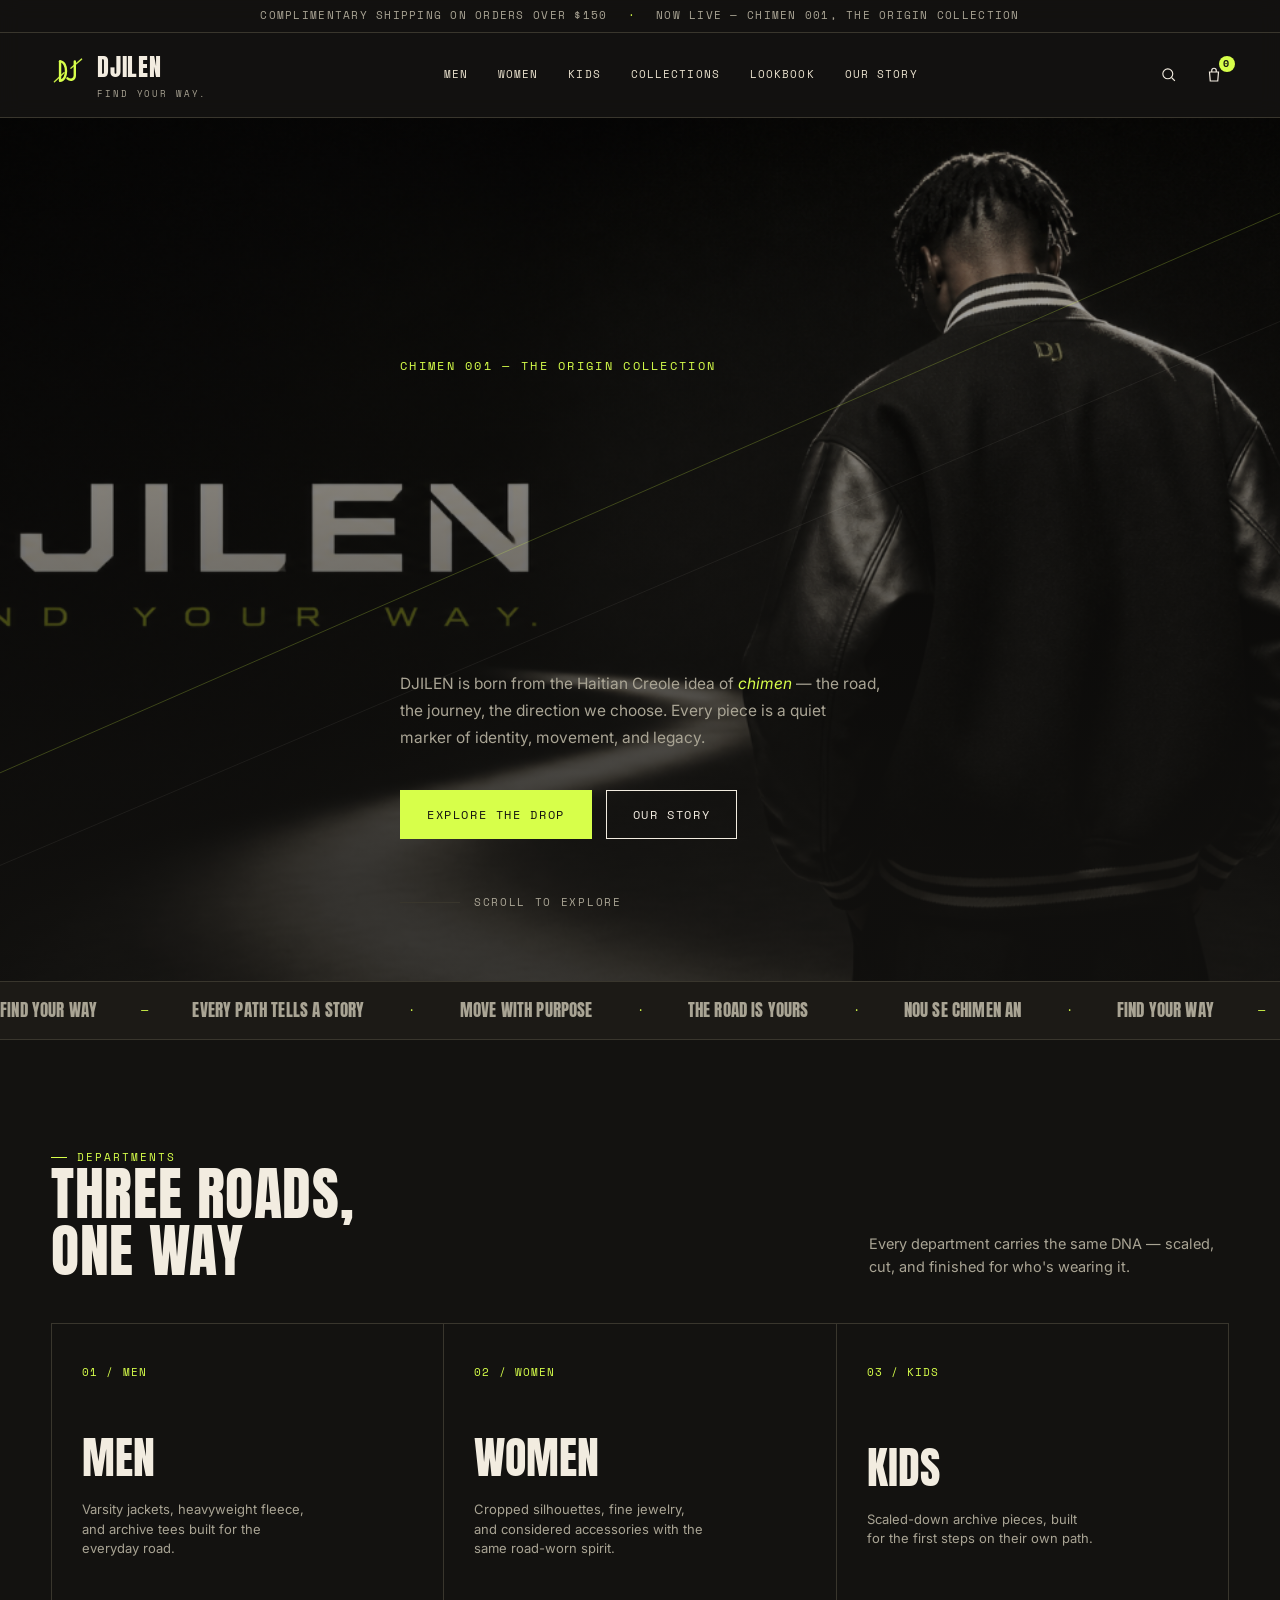
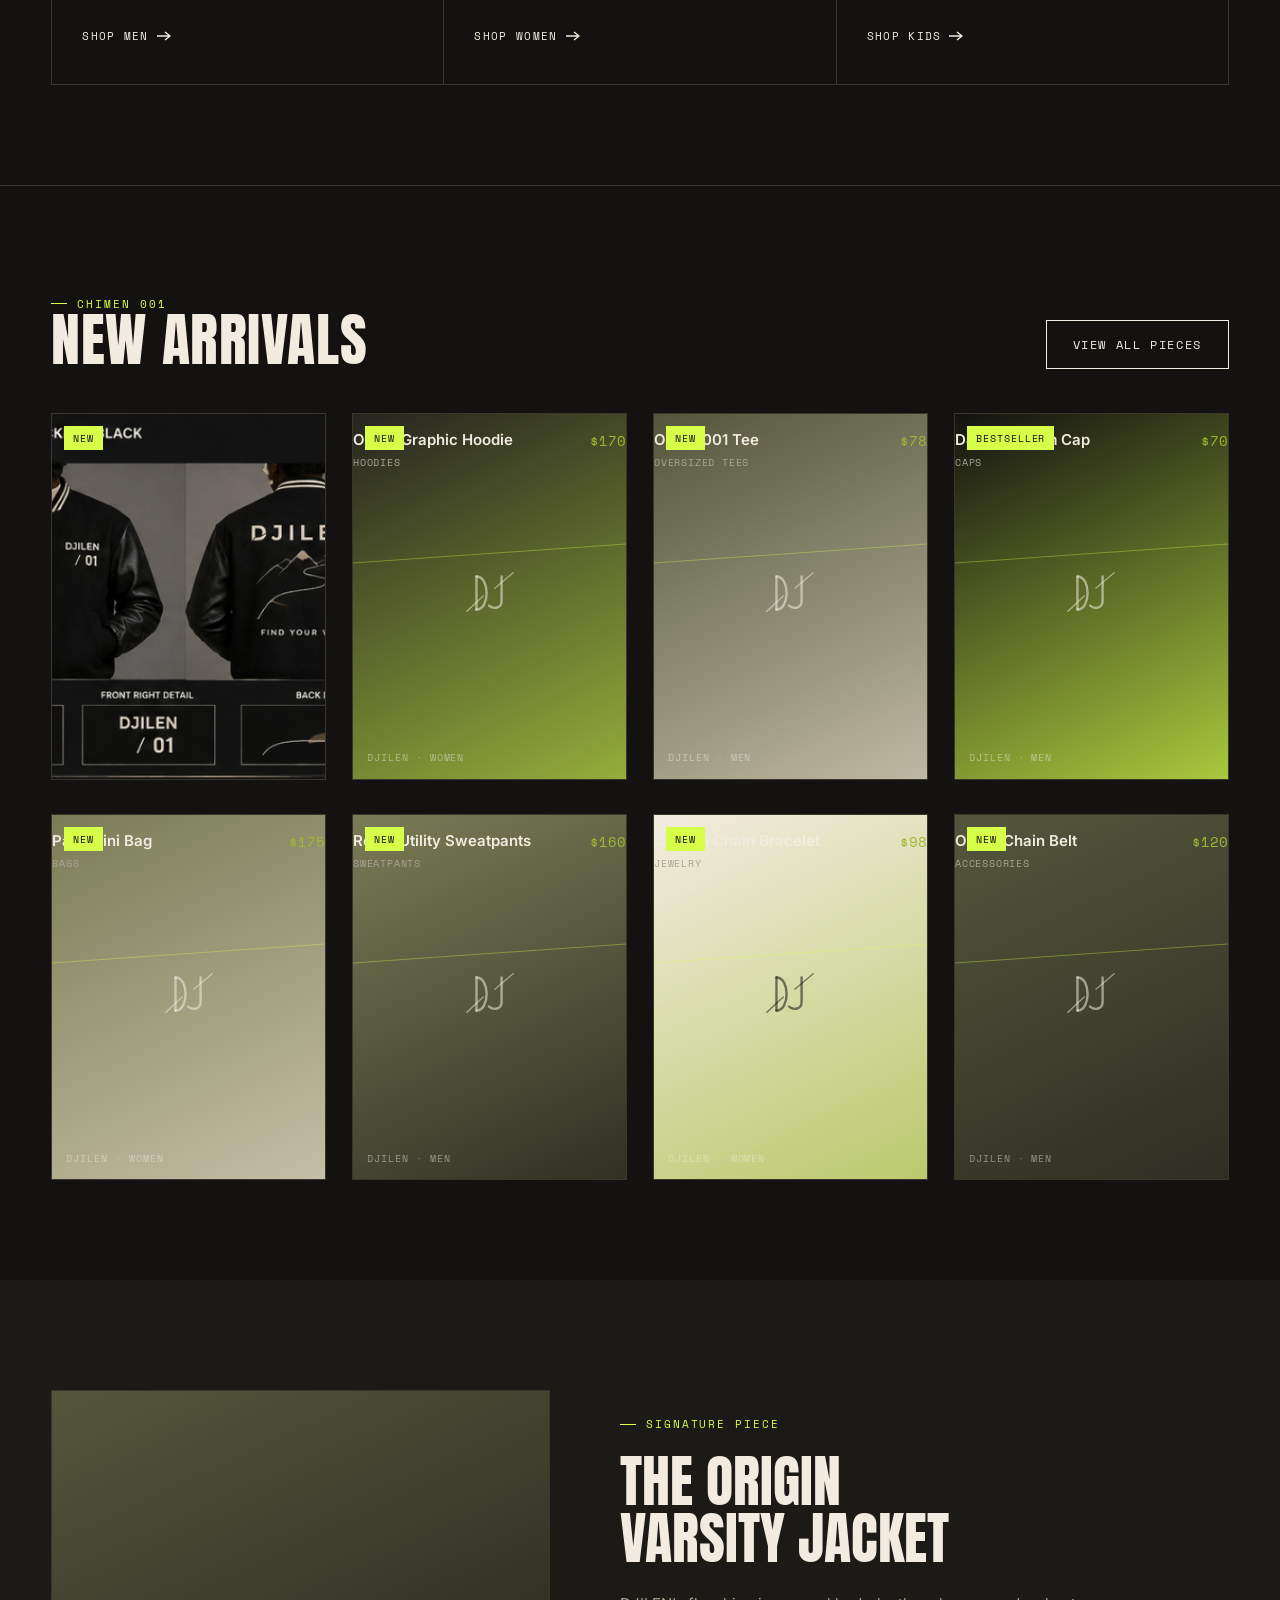
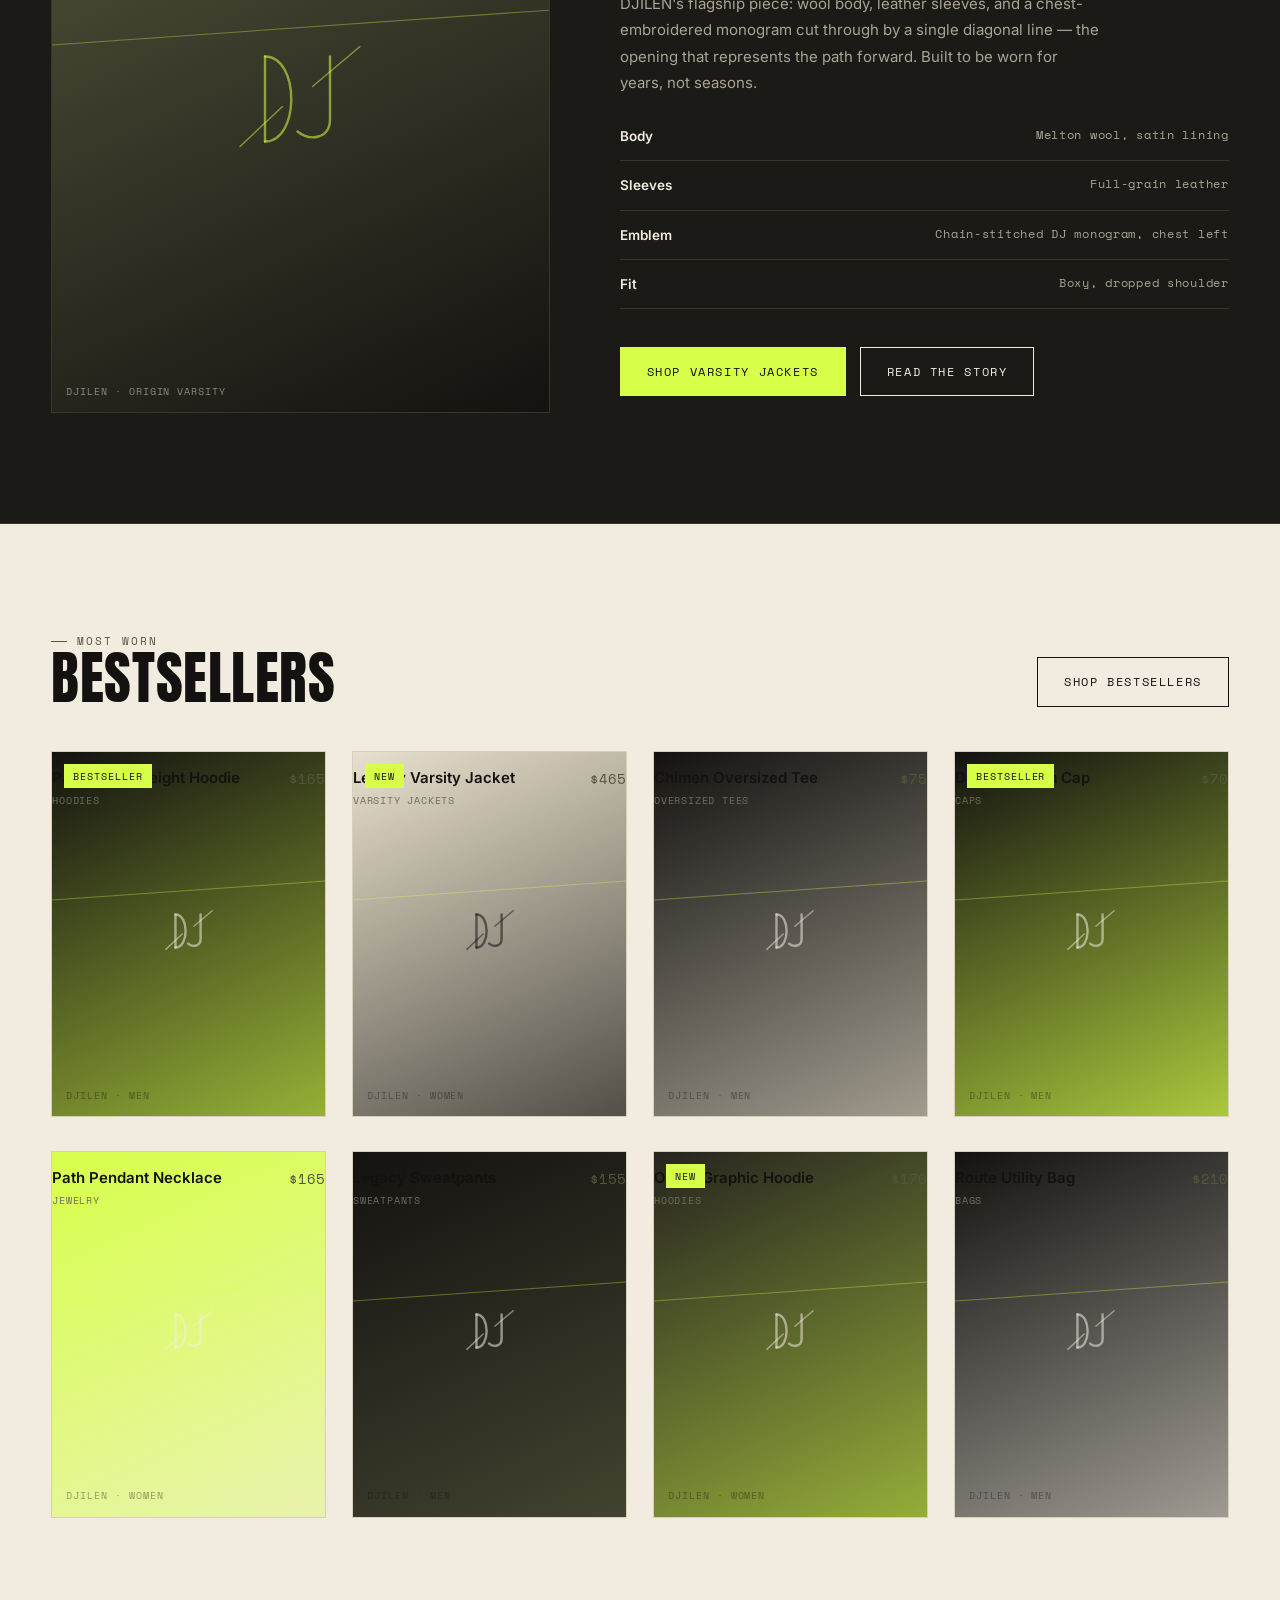
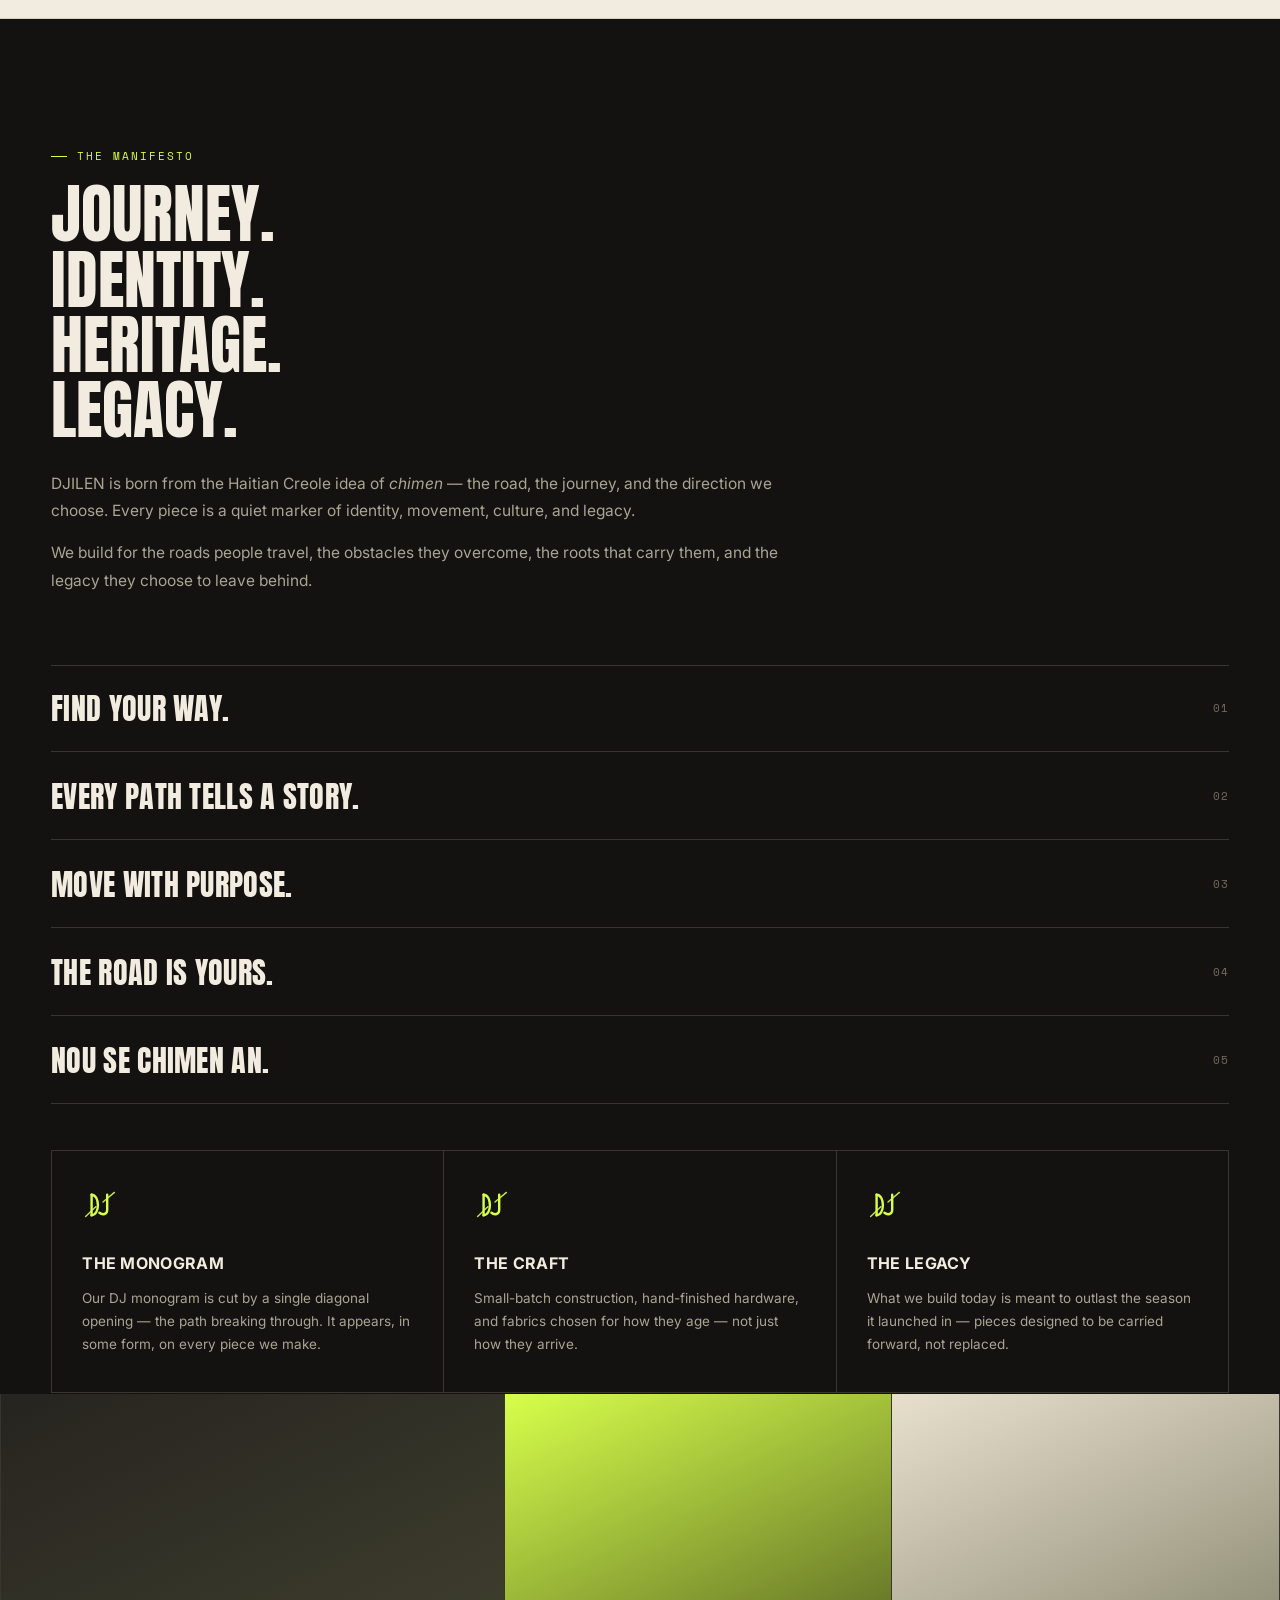
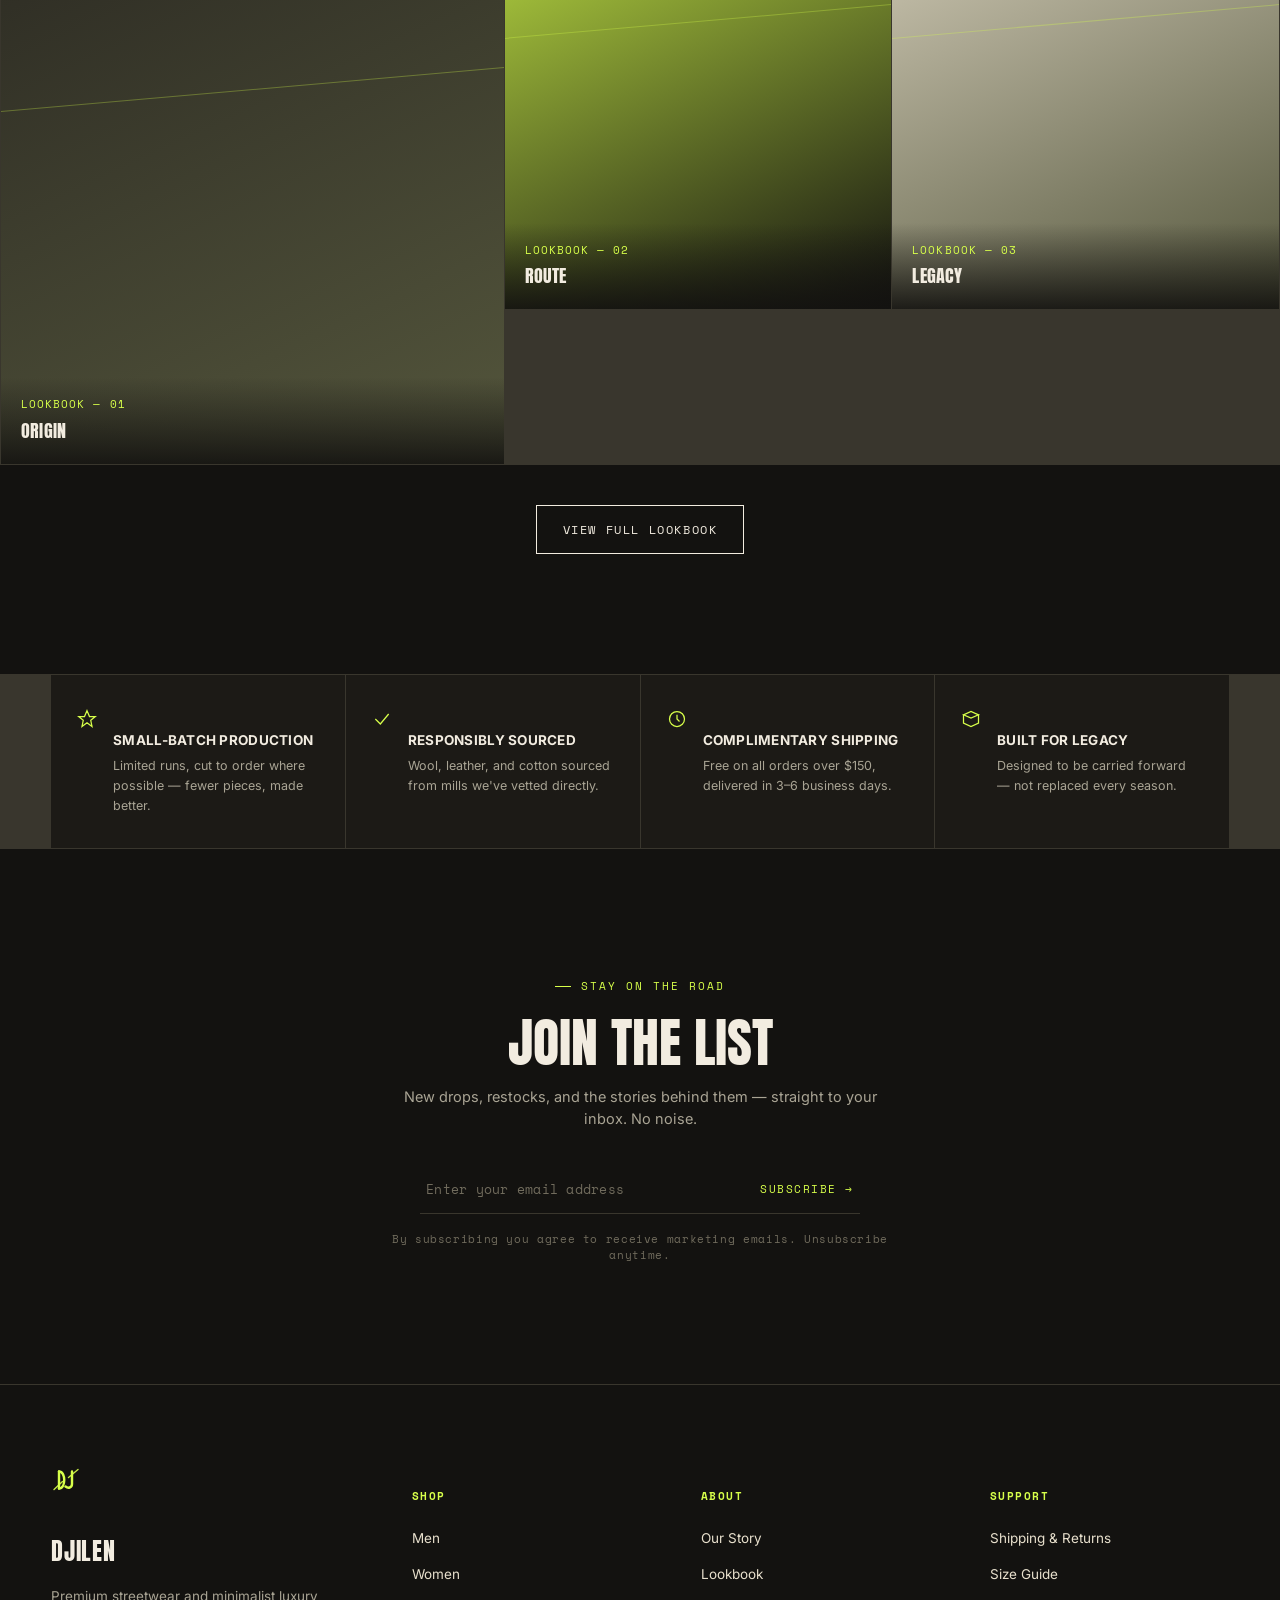
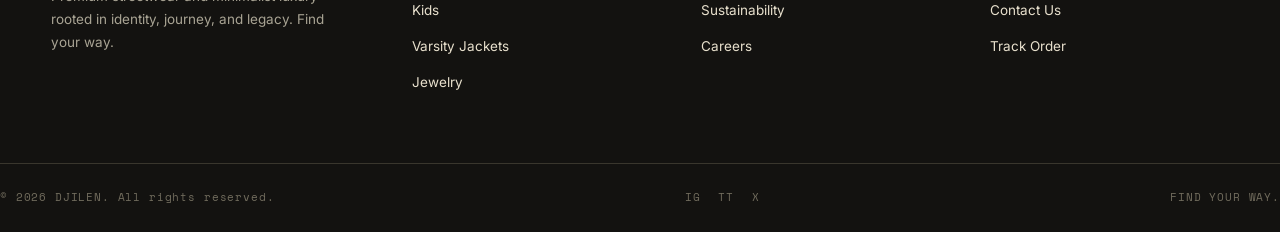
<file: index.html>
<!DOCTYPE html>
<html lang="en">
<head>
<meta charset="UTF-8">
<meta name="viewport" content="width=device-width, initial-scale=1.0">
<title>DJILEN — Find Your Way. | CHIMEN 001, The Origin Collection</title>
<meta name="description" content="DJILEN is a premium streetwear and minimalist luxury brand rooted in the Haitian Creole idea of chimen — the path. Shop CHIMEN 001, The Origin Collection: varsity jackets, hoodies, oversized tees, and more for Men, Women, and Kids.">
<link rel="icon" href="assets/img/favicon.svg" type="image/svg+xml">
<link rel="stylesheet" href="assets/css/style.css">
</head>
<body>

<!-- ============ HEADER ============ -->
<header class="site-header">
  <div class="header-strip">
    <div class="wrap">
      <span>COMPLIMENTARY SHIPPING ON ORDERS OVER $150</span>
      <span class="accent">&nbsp;&middot;&nbsp;</span>
      <span>NOW LIVE — CHIMEN 001, THE ORIGIN COLLECTION</span>
    </div>
  </div>
  <div class="wrap header-bar">
    <a href="index.html" class="brand">
      <span data-mark="34"></span>
      <span>DJILEN<small>Find Your Way.</small></span>
    </a>
    <nav class="main-nav">
      <a href="shop.html?dept=men" data-page="shop.html">Men</a>
      <a href="shop.html?dept=women" data-page="shop.html">Women</a>
      <a href="shop.html?dept=kids" data-page="shop.html">Kids</a>
      <a href="shop.html" data-page="shop.html">Collections</a>
      <a href="lookbook.html" data-page="lookbook.html">Lookbook</a>
      <a href="about.html" data-page="about.html">Our Story</a>
    </nav>
    <div class="header-actions">
      <button class="icon-btn" data-search-open aria-label="Search">
        <svg width="17" height="17" viewBox="0 0 24 24" fill="none" stroke="currentColor" stroke-width="1.6"><circle cx="11" cy="11" r="7"/><line x1="21" y1="21" x2="16.6" y2="16.6"/></svg>
      </button>
      <button class="icon-btn" data-cart-open aria-label="Open shopping bag">
        <svg width="18" height="18" viewBox="0 0 24 24" fill="none" stroke="currentColor" stroke-width="1.6"><path d="M6 8h12l-1 12H7L6 8z"/><path d="M9 8V6a3 3 0 016 0v2"/></svg>
        <span class="cart-count">0</span>
      </button>
      <button class="burger" aria-label="Open menu"><span></span><span></span><span></span></button>
    </div>
  </div>
</header>

<!-- ============ SEARCH OVERLAY ============ -->
<div class="search-panel">
  <div>
    <form onsubmit="return false;">
      <svg width="24" height="24" viewBox="0 0 24 24" fill="none" stroke="currentColor" stroke-width="1.6"><circle cx="11" cy="11" r="7"/><line x1="21" y1="21" x2="16.6" y2="16.6"/></svg>
      <input type="text" placeholder="Search the collection" autocomplete="off">
      <button type="button" class="search-close" aria-label="Close search">&times;</button>
    </form>
    <div class="search-results"></div>
  </div>
</div>

<!-- ============ HERO — full-screen editorial ============ -->
<section class="hero">
  <div class="hero-bg"></div>
  <svg class="hero-diagonal" viewBox="0 0 1400 900" preserveAspectRatio="none" xmlns="http://www.w3.org/2000/svg">
    <line x1="-100" y1="760" x2="1500" y2="60" stroke="#d7ff4a" stroke-width="1" opacity="0.28"/>
    <line x1="-100" y1="860" x2="1500" y2="180" stroke="#f2ece0" stroke-width="1" opacity="0.08"/>
  </svg>
  <div class="wrap hero-inner">
    <div class="hero-collection">CHIMEN 001 &mdash; THE ORIGIN COLLECTION</div>
    <h1>   <br>    <br>    </h1>
    <p class="hero-sub">DJILEN is born from the Haitian Creole idea of <em style="font-style:italic;color:var(--lime);">chimen</em> &mdash; the road, the journey, the direction we choose. Every piece is a quiet marker of identity, movement, and legacy.</p>
    <div class="hero-cta">
      <a href="shop.html" class="btn btn-solid">Explore the Drop</a>
      <a href="about.html" class="btn">Our Story</a>
    </div>
    <div class="hero-scroll"><span class="line"></span> SCROLL TO EXPLORE</div>
  </div>
</section>

<!-- ============ MARQUEE ============ -->
<div class="marquee">
  <div class="marquee-track">
    <span>FIND YOUR WAY <i>&mdash;</i></span>
    <span>EVERY PATH TELLS A STORY <i>&middot;</i></span>
    <span>MOVE WITH PURPOSE <i>&middot;</i></span>
    <span>THE ROAD IS YOURS <i>&middot;</i></span>
    <span>NOU SE CHIMEN AN <i>&middot;</i></span>
    <span>FIND YOUR WAY <i>&mdash;</i></span>
    <span>EVERY PATH TELLS A STORY <i>&middot;</i></span>
    <span>MOVE WITH PURPOSE <i>&middot;</i></span>
    <span>THE ROAD IS YOURS <i>&middot;</i></span>
    <span>NOU SE CHIMEN AN <i>&middot;</i></span>
  </div>
</div>

<!-- ============ CATEGORY BAND ============ -->
<section class="cat-band">
  <div class="wrap">
    <div class="section-head">
      <div>
        <div class="eyebrow">DEPARTMENTS</div>
        <h2>Three Roads,<br>One Way</h2>
      </div>
      <p class="desc">Every department carries the same DNA &mdash; scaled, cut, and finished for who's wearing it.</p>
    </div>
    <div class="cat-grid">
      <a class="cat-card" href="shop.html?dept=men">
        <span class="num">01 / MEN</span>
        <div>
          <h3>Men</h3>
          <p>Varsity jackets, heavyweight fleece, and archive tees built for the everyday road.</p>
        </div>
        <span class="go">Shop Men <svg width="14" height="10" viewBox="0 0 14 10" fill="none" stroke="currentColor" stroke-width="1.4"><path d="M0 5h13M8 1l5 4-5 4"/></svg></span>
      </a>
      <a class="cat-card" href="shop.html?dept=women">
        <span class="num">02 / WOMEN</span>
        <div>
          <h3>Women</h3>
          <p>Cropped silhouettes, fine jewelry, and considered accessories with the same road-worn spirit.</p>
        </div>
        <span class="go">Shop Women <svg width="14" height="10" viewBox="0 0 14 10" fill="none" stroke="currentColor" stroke-width="1.4"><path d="M0 5h13M8 1l5 4-5 4"/></svg></span>
      </a>
      <a class="cat-card" href="shop.html?dept=kids">
        <span class="num">03 / KIDS</span>
        <div>
          <h3>Kids</h3>
          <p>Scaled-down archive pieces, built for the first steps on their own path.</p>
        </div>
        <span class="go">Shop Kids <svg width="14" height="10" viewBox="0 0 14 10" fill="none" stroke="currentColor" stroke-width="1.4"><path d="M0 5h13M8 1l5 4-5 4"/></svg></span>
      </a>
    </div>
  </div>
</section>

<!-- ============ NEW ARRIVALS ============ -->
<section class="shop-band">
  <div class="wrap">
    <div class="section-head">
      <div>
        <div class="eyebrow">CHIMEN 001</div>
        <h2>New Arrivals</h2>
      </div>
      <a href="shop.html" class="btn">View All Pieces</a>
    </div>
    <div class="product-grid" id="new-arrivals-grid"></div>
  </div>
</section>

<!-- ============ VARSITY SPOTLIGHT ============ -->
<section class="spotlight">
  <div class="wrap spotlight-grid">
    <div class="spotlight-media" style="background:linear-gradient(155deg,#54563c 0%, #131210 100%)">
      <div class="swatch" style="position:absolute; inset:0; display:flex; align-items:center; justify-content:center;">
        <span data-mark="150" data-mark-color="rgba(215,255,74,.55)"></span>
      </div>
      <span class="swatch-label">DJILEN &middot; ORIGIN VARSITY</span>
    </div>
    <div class="spotlight-copy">
      <div class="eyebrow">SIGNATURE PIECE</div>
      <h2>The Origin<br>Varsity Jacket</h2>
      <p>DJILEN's flagship piece: wool body, leather sleeves, and a chest-embroidered monogram cut through by a single diagonal line &mdash; the opening that represents the path forward. Built to be worn for years, not seasons.</p>
      <ul class="spotlight-list">
        <li><b>Body</b> <span>Melton wool, satin lining</span></li>
        <li><b>Sleeves</b> <span>Full-grain leather</span></li>
        <li><b>Emblem</b> <span>Chain-stitched DJ monogram, chest left</span></li>
        <li><b>Fit</b> <span>Boxy, dropped shoulder</span></li>
      </ul>
      <div class="hero-cta">
        <a href="shop.html?type=varsity-jackets" class="btn btn-solid">Shop Varsity Jackets</a>
        <a href="about.html" class="btn">Read the Story</a>
      </div>
    </div>
  </div>
</section>

<!-- ============ BESTSELLERS ============ -->
<section class="shop-band on-cream">
  <div class="wrap">
    <div class="section-head on-cream">
      <div>
        <div class="eyebrow on-cream">MOST WORN</div>
        <h2>Bestsellers</h2>
      </div>
      <a href="shop.html" class="btn btn-dark">Shop Bestsellers</a>
    </div>
    <div class="product-grid" id="bestsellers-grid"></div>
  </div>
</section>

<!-- ============ BRAND STORY / MANIFESTO ============ -->
<section class="story" id="story">
  <div class="wrap">
    <div class="story-top">
      <div class="eyebrow">THE MANIFESTO</div>
      <h2>Journey.<br>Identity.<br>Heritage.<br>Legacy.</h2>
      <p>DJILEN is born from the Haitian Creole idea of <em style="font-style:italic;">chimen</em> &mdash; the road, the journey, and the direction we choose. Every piece is a quiet marker of identity, movement, culture, and legacy.</p>
      <p>We build for the roads people travel, the obstacles they overcome, the roots that carry them, and the legacy they choose to leave behind.</p>
    </div>

    <div class="manifesto-lines">
      <div class="m-line"><span>Find Your Way.</span><span>01</span></div>
      <div class="m-line"><span>Every Path Tells a Story.</span><span>02</span></div>
      <div class="m-line"><span>Move With Purpose.</span><span>03</span></div>
      <div class="m-line"><span>The Road Is Yours.</span><span>04</span></div>
      <div class="m-line"><span>Nou Se Chimen An.</span><span>05</span></div>
    </div>

    <div class="story-columns">
      <div class="story-col">
        <span data-mark="36"></span>
        <h4>The Monogram</h4>
        <p>Our DJ monogram is cut by a single diagonal opening &mdash; the path breaking through. It appears, in some form, on every piece we make.</p>
      </div>
      <div class="story-col">
        <span data-mark="36"></span>
        <h4>The Craft</h4>
        <p>Small-batch construction, hand-finished hardware, and fabrics chosen for how they age &mdash; not just how they arrive.</p>
      </div>
      <div class="story-col">
        <span data-mark="36"></span>
        <h4>The Legacy</h4>
        <p>What we build today is meant to outlast the season it launched in &mdash; pieces designed to be carried forward, not replaced.</p>
      </div>
    </div>
  </div>

  <div class="lookbook-strip">
    <div class="look-frame" style="background:linear-gradient(155deg,#26241f, #54563c)">
      <div class="look-cap">LOOKBOOK &mdash; 01<span>Origin</span></div>
    </div>
    <div class="look-frame" style="background:linear-gradient(155deg,#d7ff4a, #131210)">
      <div class="look-cap">LOOKBOOK &mdash; 02<span>Route</span></div>
    </div>
    <div class="look-frame" style="background:linear-gradient(155deg,#e8e0cd, #54563c)">
      <div class="look-cap">LOOKBOOK &mdash; 03<span>Legacy</span></div>
    </div>
  </div>
  <div style="text-align:center; margin-top:40px;">
    <a href="lookbook.html" class="btn">View Full Lookbook</a>
  </div>
</section>

<!-- ============ VALUES ============ -->
<section class="values">
  <div class="wrap">
    <div class="value-item">
      <svg width="20" height="20" viewBox="0 0 24 24" fill="none" stroke="currentColor" stroke-width="1.5"><path d="M12 2l3 7h7l-5.5 4.5L18 21l-6-4.5L6 21l1.5-7.5L2 9h7z"/></svg>
      <div><h5>Small-Batch Production</h5><p>Limited runs, cut to order where possible &mdash; fewer pieces, made better.</p></div>
    </div>
    <div class="value-item">
      <svg width="20" height="20" viewBox="0 0 24 24" fill="none" stroke="currentColor" stroke-width="1.5"><path d="M4 12l6 6L20 6"/></svg>
      <div><h5>Responsibly Sourced</h5><p>Wool, leather, and cotton sourced from mills we've vetted directly.</p></div>
    </div>
    <div class="value-item">
      <svg width="20" height="20" viewBox="0 0 24 24" fill="none" stroke="currentColor" stroke-width="1.5"><circle cx="12" cy="12" r="9"/><path d="M12 7v5l3 3"/></svg>
      <div><h5>Complimentary Shipping</h5><p>Free on all orders over $150, delivered in 3&ndash;6 business days.</p></div>
    </div>
    <div class="value-item">
      <svg width="20" height="20" viewBox="0 0 24 24" fill="none" stroke="currentColor" stroke-width="1.5"><path d="M3 7l9-4 9 4-9 4-9-4z"/><path d="M3 7v10l9 4 9-4V7"/></svg>
      <div><h5>Built for Legacy</h5><p>Designed to be carried forward &mdash; not replaced every season.</p></div>
    </div>
  </div>
</section>

<!-- ============ NEWSLETTER ============ -->
<section class="newsletter">
  <div class="wrap newsletter-inner">
    <div class="eyebrow" style="justify-content:center;">STAY ON THE ROAD</div>
    <h2>Join the List</h2>
    <p>New drops, restocks, and the stories behind them &mdash; straight to your inbox. No noise.</p>
    <form class="newsletter-form">
      <input type="email" placeholder="Enter your email address" required>
      <button type="submit">Subscribe &rarr;</button>
    </form>
    <div class="newsletter-success">You're in. Welcome to DJILEN.</div>
    <div class="newsletter-error">Please enter a valid email address.</div>
    <div class="newsletter-note">By subscribing you agree to receive marketing emails. Unsubscribe anytime.</div>
  </div>
</section>

<!-- ============ FOOTER ============ -->
<footer class="site-footer">
  <div class="wrap footer-top">
    <div class="footer-brand">
      <span data-mark="30"></span>
      <div class="brand" style="margin-top:14px;">DJILEN</div>
      <p>Premium streetwear and minimalist luxury rooted in identity, journey, and legacy. Find your way.</p>
    </div>
    <div class="footer-col">
      <h6>Shop</h6>
      <ul>
        <li><a href="shop.html?dept=men">Men</a></li>
        <li><a href="shop.html?dept=women">Women</a></li>
        <li><a href="shop.html?dept=kids">Kids</a></li>
        <li><a href="shop.html?type=varsity-jackets">Varsity Jackets</a></li>
        <li><a href="shop.html?type=jewelry">Jewelry</a></li>
      </ul>
    </div>
    <div class="footer-col">
      <h6>About</h6>
      <ul>
        <li><a href="about.html">Our Story</a></li>
        <li><a href="lookbook.html">Lookbook</a></li>
        <li><a href="#">Sustainability</a></li>
        <li><a href="#">Careers</a></li>
      </ul>
    </div>
    <div class="footer-col">
      <h6>Support</h6>
      <ul>
        <li><a href="#">Shipping &amp; Returns</a></li>
        <li><a href="#">Size Guide</a></li>
        <li><a href="#">Contact Us</a></li>
        <li><a href="#">Track Order</a></li>
      </ul>
    </div>
  </div>
  <div class="wrap footer-bottom">
    <span>&copy; 2026 DJILEN. All rights reserved.</span>
    <div class="footer-socials">
      <a href="#" aria-label="Instagram">IG</a>
      <a href="#" aria-label="TikTok">TT</a>
      <a href="#" aria-label="X">X</a>
    </div>
    <span>FIND YOUR WAY.</span>
  </div>
</footer>

<!-- ============ CART DRAWER ============ -->
<div class="overlay"></div>
<aside class="cart-drawer">
  <div class="cart-head">
    <h3>Your Bag</h3>
    <button class="cart-close" aria-label="Close cart">&times;</button>
  </div>
  <div class="cart-items"></div>
  <div class="cart-foot">
    <div class="cart-subtotal"><span>Subtotal</span><b>$0</b></div>
    <p class="note">Shipping and taxes calculated at checkout. Complimentary shipping over $150.</p>
    <button class="btn btn-solid" data-checkout>Checkout</button>
  </div>
</aside>

<script src="assets/js/products.js"></script>
<script src="assets/js/main.js"></script>
<script src="assets/js/cart.js"></script>
<script>
  document.addEventListener('DOMContentLoaded', () => {
    const newIds  = ['vj-01','hd-04','tee-03','cap-01','bag-03','sp-03','jew-03','acc-02'];
    const bestIds = ['hd-01','vj-02','tee-01','cap-01','jew-01','sp-01','hd-04','bag-01'];
    document.getElementById('new-arrivals-grid').innerHTML =
      newIds.map(id => djilenProductById(id)).filter(Boolean).map(djilenRenderCard).join('');
    document.getElementById('bestsellers-grid').innerHTML =
      bestIds.map(id => djilenProductById(id)).filter(Boolean).map(djilenRenderCard).join('');
  });
</script>
</body>
</html>
</file>
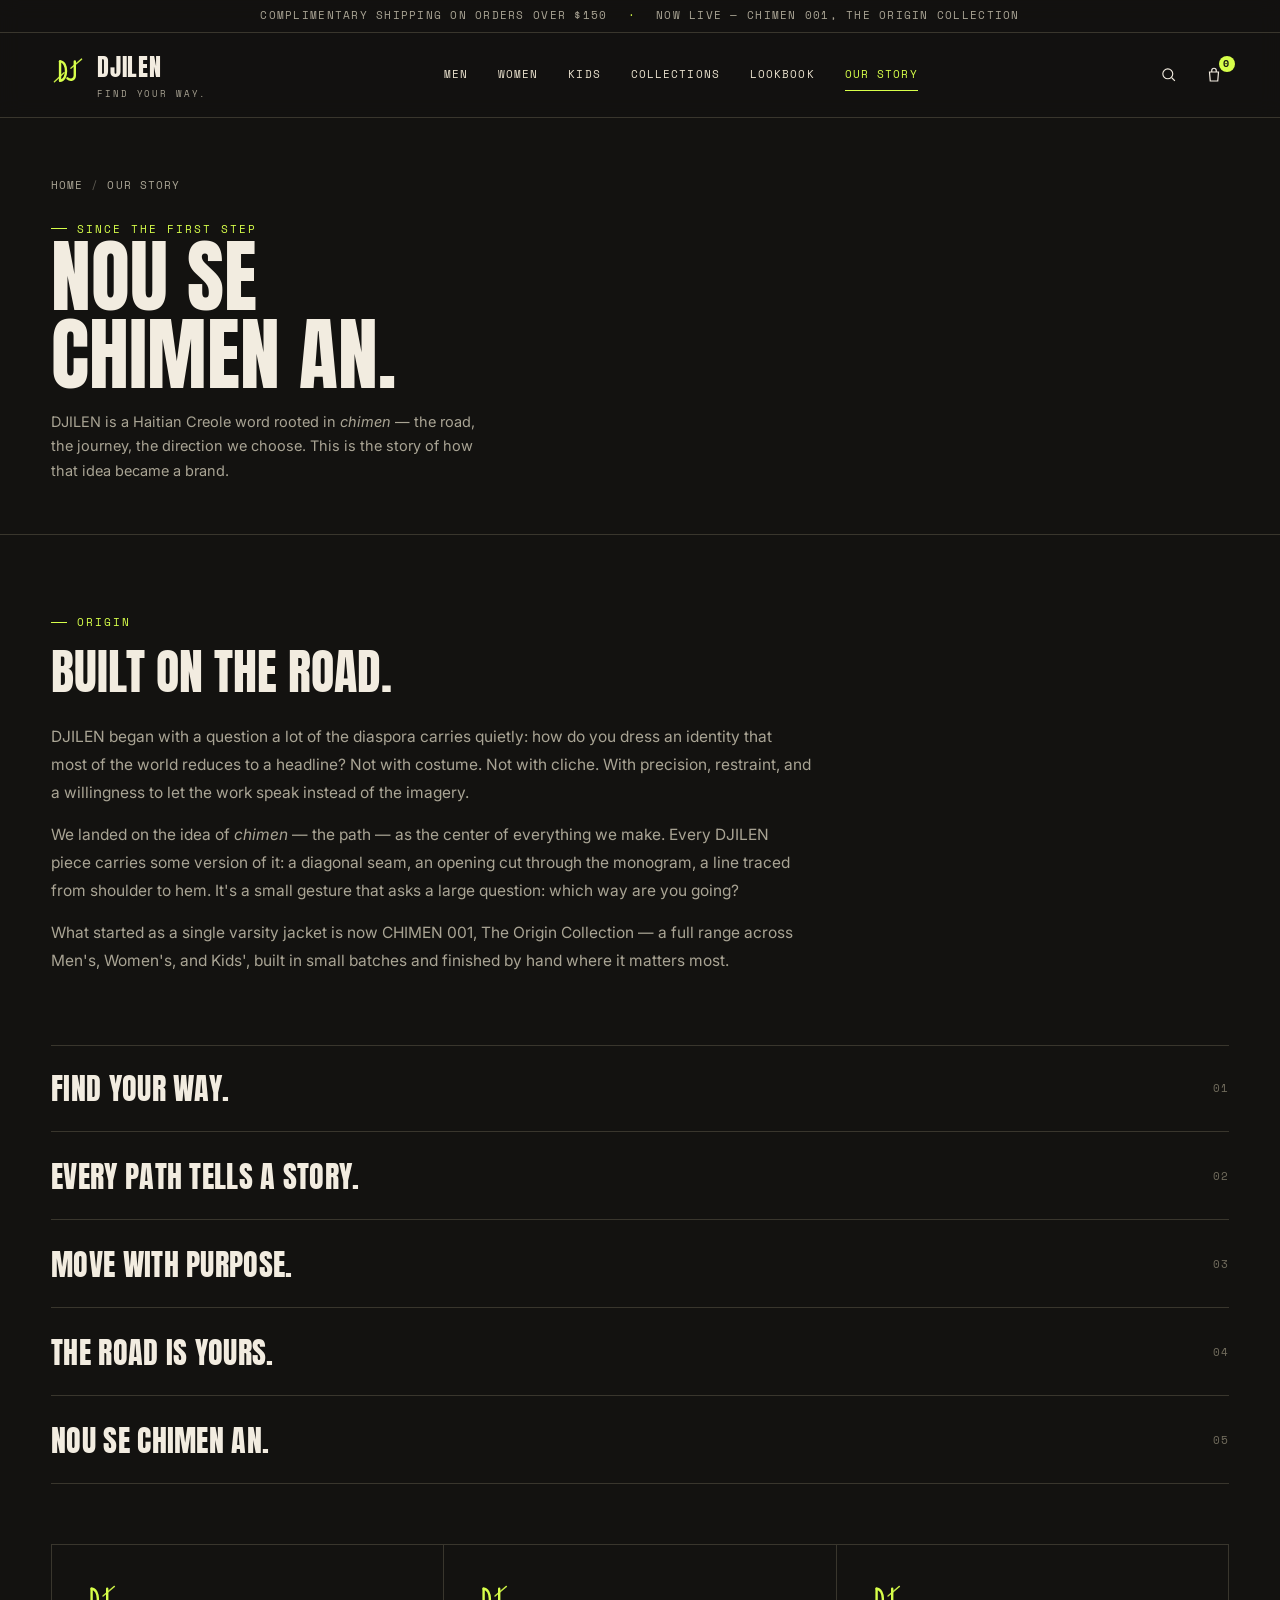
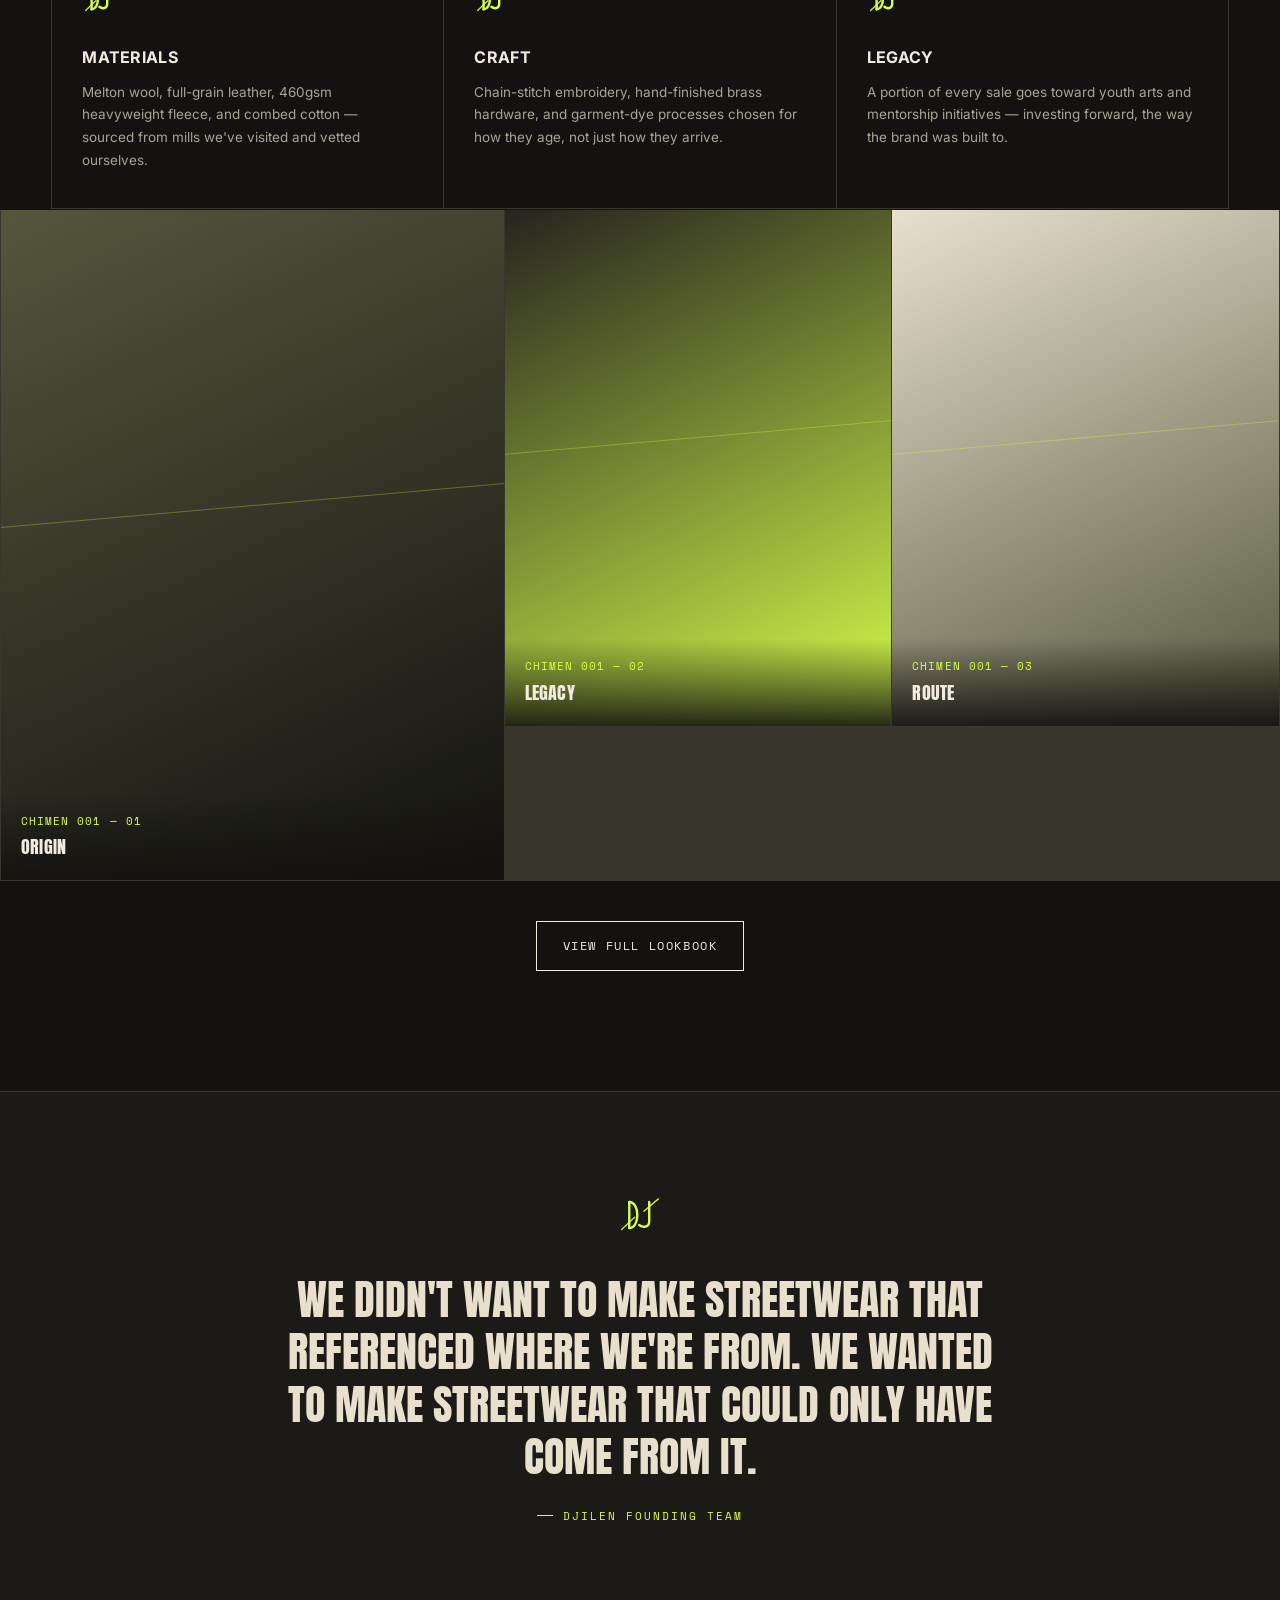
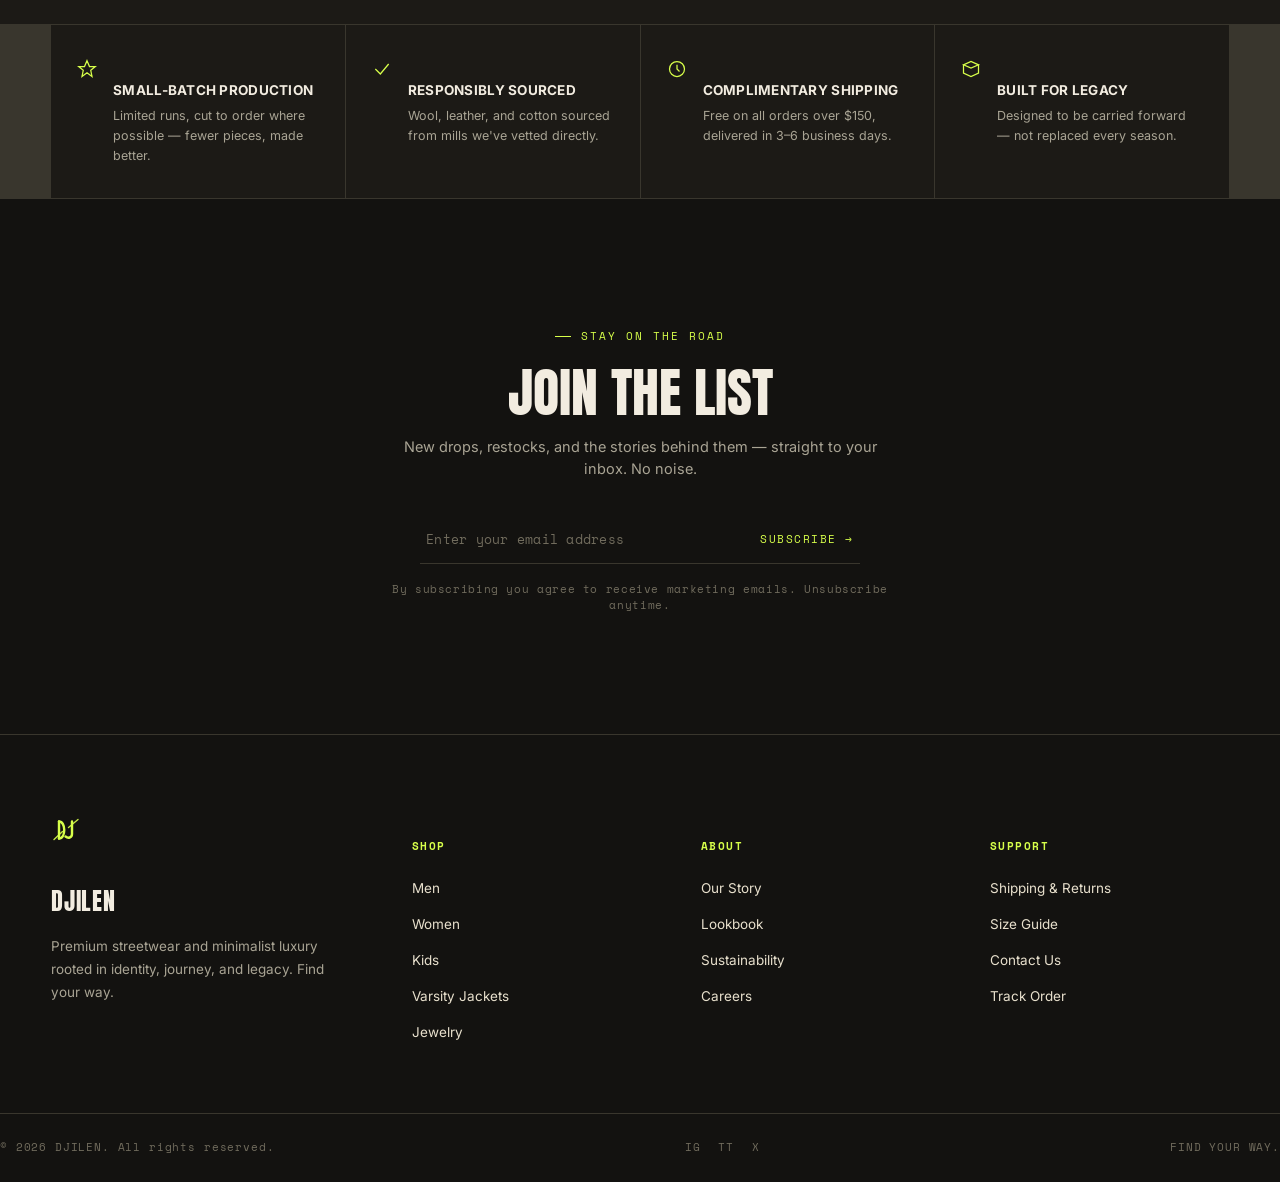
<file: about.html>
<!DOCTYPE html>
<html lang="en">
<head>
<meta charset="UTF-8">
<meta name="viewport" content="width=device-width, initial-scale=1.0">
<title>Our Story — DJILEN</title>
<meta name="description" content="The story behind DJILEN — premium streetwear rooted in the Haitian Creole idea of chimen: the path, the journey, the direction we choose.">
<link rel="icon" href="assets/img/favicon.svg" type="image/svg+xml">
<link rel="stylesheet" href="assets/css/style.css">
</head>
<body>

<!-- ============ HEADER ============ -->
<header class="site-header">
  <div class="header-strip">
    <div class="wrap">
      <span>COMPLIMENTARY SHIPPING ON ORDERS OVER $150</span>
      <span class="accent">&nbsp;&middot;&nbsp;</span>
      <span>NOW LIVE — CHIMEN 001, THE ORIGIN COLLECTION</span>
    </div>
  </div>
  <div class="wrap header-bar">
    <a href="index.html" class="brand">
      <span data-mark="34"></span>
      <span>DJILEN<small>Find Your Way.</small></span>
    </a>
    <nav class="main-nav">
      <a href="shop.html?dept=men" data-page="shop.html">Men</a>
      <a href="shop.html?dept=women" data-page="shop.html">Women</a>
      <a href="shop.html?dept=kids" data-page="shop.html">Kids</a>
      <a href="shop.html" data-page="shop.html">Collections</a>
      <a href="lookbook.html" data-page="lookbook.html">Lookbook</a>
      <a href="about.html" data-page="about.html" class="active">Our Story</a>
    </nav>
    <div class="header-actions">
      <button class="icon-btn" data-search-open aria-label="Search">
        <svg width="17" height="17" viewBox="0 0 24 24" fill="none" stroke="currentColor" stroke-width="1.6"><circle cx="11" cy="11" r="7"/><line x1="21" y1="21" x2="16.6" y2="16.6"/></svg>
      </button>
      <button class="icon-btn" data-cart-open aria-label="Open shopping bag">
        <svg width="18" height="18" viewBox="0 0 24 24" fill="none" stroke="currentColor" stroke-width="1.6"><path d="M6 8h12l-1 12H7L6 8z"/><path d="M9 8V6a3 3 0 016 0v2"/></svg>
        <span class="cart-count">0</span>
      </button>
      <button class="burger" aria-label="Open menu"><span></span><span></span><span></span></button>
    </div>
  </div>
</header>

<!-- ============ SEARCH OVERLAY ============ -->
<div class="search-panel">
  <div>
    <form onsubmit="return false;">
      <svg width="24" height="24" viewBox="0 0 24 24" fill="none" stroke="currentColor" stroke-width="1.6"><circle cx="11" cy="11" r="7"/><line x1="21" y1="21" x2="16.6" y2="16.6"/></svg>
      <input type="text" placeholder="Search the collection" autocomplete="off">
      <button type="button" class="search-close" aria-label="Close search">&times;</button>
    </form>
    <div class="search-results"></div>
  </div>
</div>

<!-- ============ PAGE HEADER ============ -->
<section class="page-header">
  <div class="wrap">
    <div class="breadcrumb"><a href="index.html">Home</a><span class="sep">/</span><span>Our Story</span></div>
    <div class="eyebrow">SINCE THE FIRST STEP</div>
    <h1>Nou Se<br>Chimen An.</h1>
    <p class="desc">DJILEN is a Haitian Creole word rooted in <em style="font-style:italic;">chimen</em> &mdash; the road, the journey, the direction we choose. This is the story of how that idea became a brand.</p>
  </div>
</section>

<!-- ============ STORY LONGFORM ============ -->
<section class="story" style="padding-top:70px;">
  <div class="wrap">
    <div class="story-top" style="max-width:760px;">
      <div class="eyebrow">ORIGIN</div>
      <h2 style="font-size:clamp(30px,4.2vw,48px);">Built on the Road.</h2>
      <p>DJILEN began with a question a lot of the diaspora carries quietly: how do you dress an identity that most of the world reduces to a headline? Not with costume. Not with cliche. With precision, restraint, and a willingness to let the work speak instead of the imagery.</p>
      <p>We landed on the idea of <em style="font-style:italic;">chimen</em> &mdash; the path &mdash; as the center of everything we make. Every DJILEN piece carries some version of it: a diagonal seam, an opening cut through the monogram, a line traced from shoulder to hem. It's a small gesture that asks a large question: which way are you going?</p>
      <p>What started as a single varsity jacket is now CHIMEN 001, The Origin Collection &mdash; a full range across Men's, Women's, and Kids', built in small batches and finished by hand where it matters most.</p>
    </div>

    <div class="manifesto-lines" style="margin-top:60px;">
      <div class="m-line"><span>Find Your Way.</span><span>01</span></div>
      <div class="m-line"><span>Every Path Tells a Story.</span><span>02</span></div>
      <div class="m-line"><span>Move With Purpose.</span><span>03</span></div>
      <div class="m-line"><span>The Road Is Yours.</span><span>04</span></div>
      <div class="m-line"><span>Nou Se Chimen An.</span><span>05</span></div>
    </div>

    <div class="story-columns" style="margin-top:60px;">
      <div class="story-col">
        <span data-mark="36"></span>
        <h4>Materials</h4>
        <p>Melton wool, full-grain leather, 460gsm heavyweight fleece, and combed cotton &mdash; sourced from mills we've visited and vetted ourselves.</p>
      </div>
      <div class="story-col">
        <span data-mark="36"></span>
        <h4>Craft</h4>
        <p>Chain-stitch embroidery, hand-finished brass hardware, and garment-dye processes chosen for how they age, not just how they arrive.</p>
      </div>
      <div class="story-col">
        <span data-mark="36"></span>
        <h4>Legacy</h4>
        <p>A portion of every sale goes toward youth arts and mentorship initiatives &mdash; investing forward, the way the brand was built to.</p>
      </div>
    </div>
  </div>

  <div class="lookbook-strip">
    <div class="look-frame" style="background:linear-gradient(155deg,#54563c, #131210)"><div class="look-cap">CHIMEN 001 &mdash; 01<span>Origin</span></div></div>
    <div class="look-frame" style="background:linear-gradient(155deg,#26241f, #d7ff4a)"><div class="look-cap">CHIMEN 001 &mdash; 02<span>Legacy</span></div></div>
    <div class="look-frame" style="background:linear-gradient(155deg,#e8e0cd, #54563c)"><div class="look-cap">CHIMEN 001 &mdash; 03<span>Route</span></div></div>
  </div>
  <div style="text-align:center; margin-top:40px;">
    <a href="lookbook.html" class="btn">View Full Lookbook</a>
  </div>
</section>

<!-- ============ QUOTE BAND ============ -->
<section class="spotlight" style="padding:100px 0;">
  <div class="wrap" style="text-align:center; max-width:820px; margin:0 auto;">
    <span data-mark="46"></span>
    <p style="font-family:var(--display); text-transform:uppercase; font-weight:400; font-size:clamp(24px,3.6vw,42px); line-height:1.25; margin-top:30px; color:var(--cream-2);">
      We didn't want to make streetwear that referenced where we're from. We wanted to make streetwear that could only have come from it.
    </p>
    <div class="eyebrow" style="justify-content:center; margin-top:24px;">DJILEN FOUNDING TEAM</div>
  </div>
</section>

<!-- ============ VALUES ============ -->
<section class="values">
  <div class="wrap">
    <div class="value-item">
      <svg width="20" height="20" viewBox="0 0 24 24" fill="none" stroke="currentColor" stroke-width="1.5"><path d="M12 2l3 7h7l-5.5 4.5L18 21l-6-4.5L6 21l1.5-7.5L2 9h7z"/></svg>
      <div><h5>Small-Batch Production</h5><p>Limited runs, cut to order where possible &mdash; fewer pieces, made better.</p></div>
    </div>
    <div class="value-item">
      <svg width="20" height="20" viewBox="0 0 24 24" fill="none" stroke="currentColor" stroke-width="1.5"><path d="M4 12l6 6L20 6"/></svg>
      <div><h5>Responsibly Sourced</h5><p>Wool, leather, and cotton sourced from mills we've vetted directly.</p></div>
    </div>
    <div class="value-item">
      <svg width="20" height="20" viewBox="0 0 24 24" fill="none" stroke="currentColor" stroke-width="1.5"><circle cx="12" cy="12" r="9"/><path d="M12 7v5l3 3"/></svg>
      <div><h5>Complimentary Shipping</h5><p>Free on all orders over $150, delivered in 3&ndash;6 business days.</p></div>
    </div>
    <div class="value-item">
      <svg width="20" height="20" viewBox="0 0 24 24" fill="none" stroke="currentColor" stroke-width="1.5"><path d="M3 7l9-4 9 4-9 4-9-4z"/><path d="M3 7v10l9 4 9-4V7"/></svg>
      <div><h5>Built for Legacy</h5><p>Designed to be carried forward &mdash; not replaced every season.</p></div>
    </div>
  </div>
</section>

<!-- ============ NEWSLETTER ============ -->
<section class="newsletter">
  <div class="wrap newsletter-inner">
    <div class="eyebrow" style="justify-content:center;">STAY ON THE ROAD</div>
    <h2>Join the List</h2>
    <p>New drops, restocks, and the stories behind them &mdash; straight to your inbox. No noise.</p>
    <form class="newsletter-form">
      <input type="email" placeholder="Enter your email address" required>
      <button type="submit">Subscribe &rarr;</button>
    </form>
    <div class="newsletter-success">You're in. Welcome to DJILEN.</div>
    <div class="newsletter-error">Please enter a valid email address.</div>
    <div class="newsletter-note">By subscribing you agree to receive marketing emails. Unsubscribe anytime.</div>
  </div>
</section>

<!-- ============ FOOTER ============ -->
<footer class="site-footer">
  <div class="wrap footer-top">
    <div class="footer-brand">
      <span data-mark="30"></span>
      <div class="brand" style="margin-top:14px;">DJILEN</div>
      <p>Premium streetwear and minimalist luxury rooted in identity, journey, and legacy. Find your way.</p>
    </div>
    <div class="footer-col">
      <h6>Shop</h6>
      <ul>
        <li><a href="shop.html?dept=men">Men</a></li>
        <li><a href="shop.html?dept=women">Women</a></li>
        <li><a href="shop.html?dept=kids">Kids</a></li>
        <li><a href="shop.html?type=varsity-jackets">Varsity Jackets</a></li>
        <li><a href="shop.html?type=jewelry">Jewelry</a></li>
      </ul>
    </div>
    <div class="footer-col">
      <h6>About</h6>
      <ul>
        <li><a href="about.html">Our Story</a></li>
        <li><a href="lookbook.html">Lookbook</a></li>
        <li><a href="#">Sustainability</a></li>
        <li><a href="#">Careers</a></li>
      </ul>
    </div>
    <div class="footer-col">
      <h6>Support</h6>
      <ul>
        <li><a href="#">Shipping &amp; Returns</a></li>
        <li><a href="#">Size Guide</a></li>
        <li><a href="#">Contact Us</a></li>
        <li><a href="#">Track Order</a></li>
      </ul>
    </div>
  </div>
  <div class="wrap footer-bottom">
    <span>&copy; 2026 DJILEN. All rights reserved.</span>
    <div class="footer-socials">
      <a href="#" aria-label="Instagram">IG</a>
      <a href="#" aria-label="TikTok">TT</a>
      <a href="#" aria-label="X">X</a>
    </div>
    <span>FIND YOUR WAY.</span>
  </div>
</footer>

<!-- ============ CART DRAWER ============ -->
<div class="overlay"></div>
<aside class="cart-drawer">
  <div class="cart-head">
    <h3>Your Bag</h3>
    <button class="cart-close" aria-label="Close cart">&times;</button>
  </div>
  <div class="cart-items"></div>
  <div class="cart-foot">
    <div class="cart-subtotal"><span>Subtotal</span><b>$0</b></div>
    <p class="note">Shipping and taxes calculated at checkout. Complimentary shipping over $150.</p>
    <button class="btn btn-solid" data-checkout>Checkout</button>
  </div>
</aside>

<script src="assets/js/products.js"></script>
<script src="assets/js/main.js"></script>
<script src="assets/js/cart.js"></script>
</body>
</html>
</file>
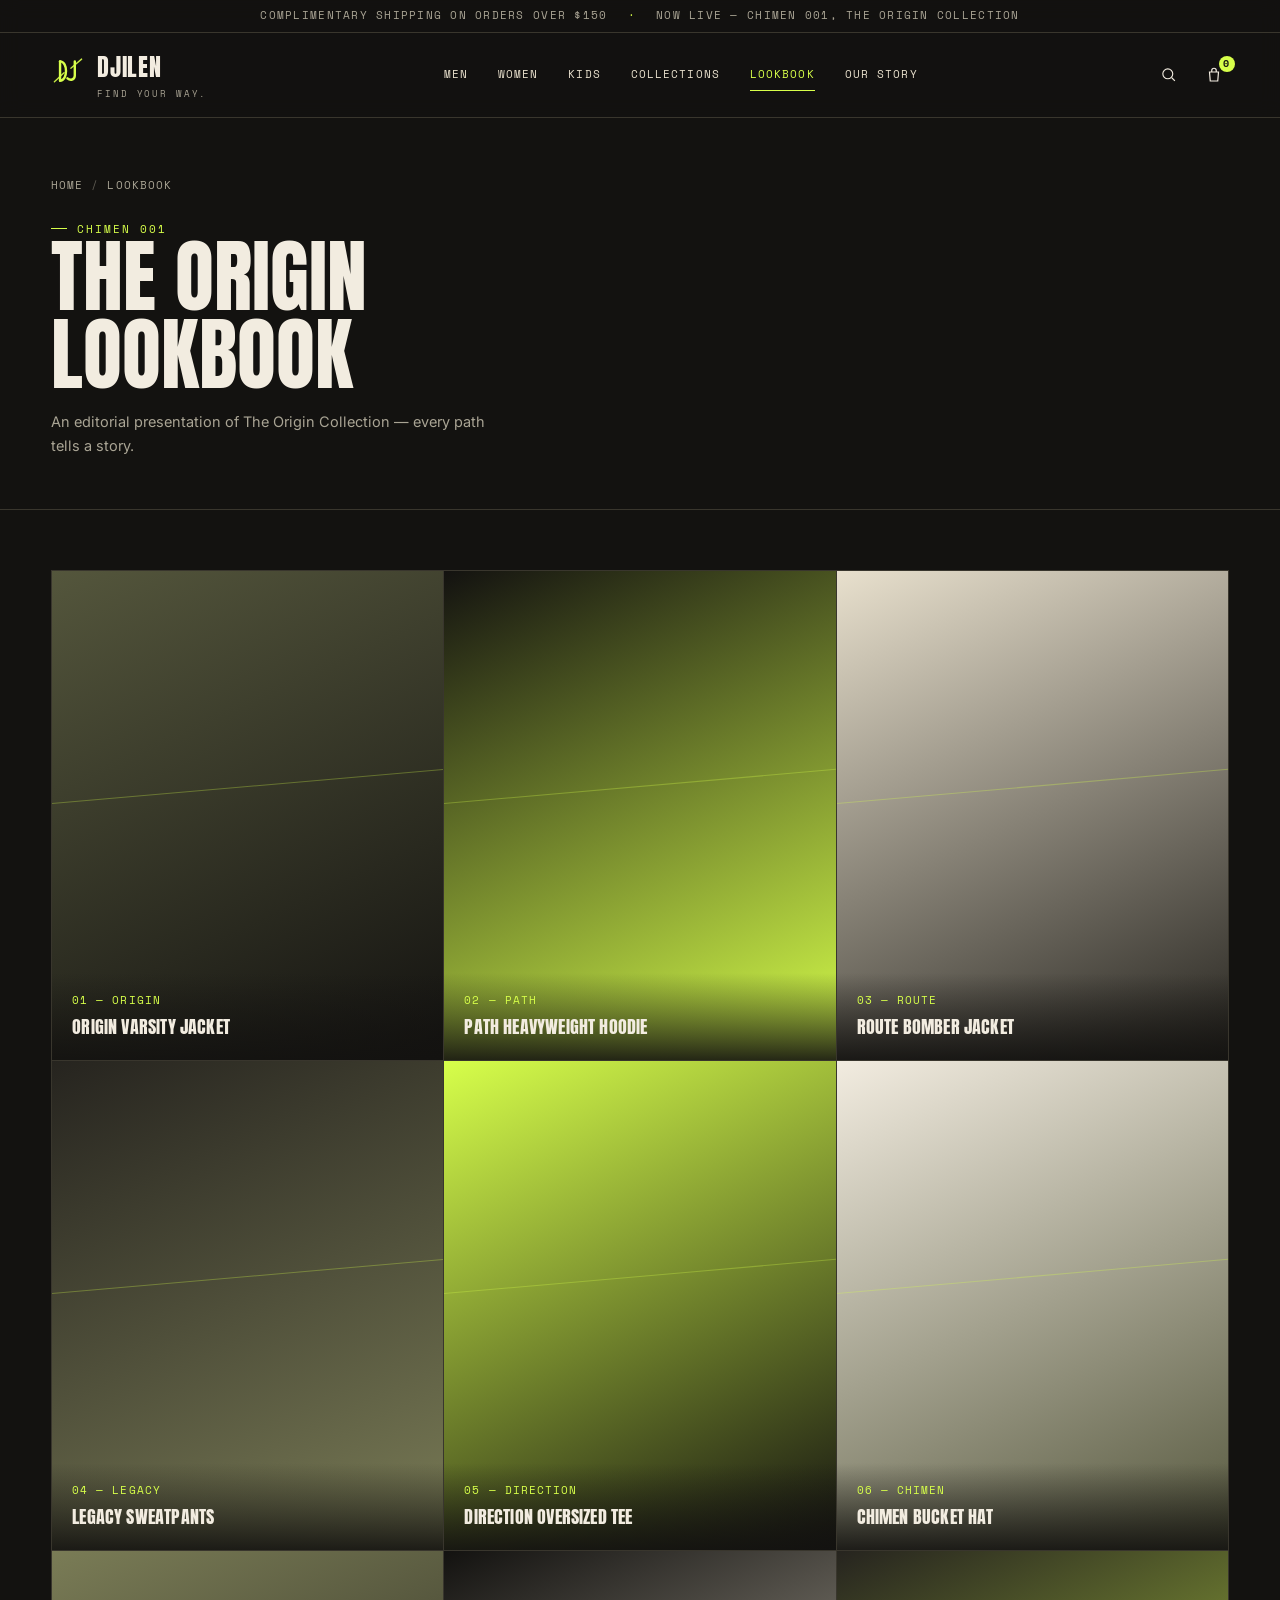
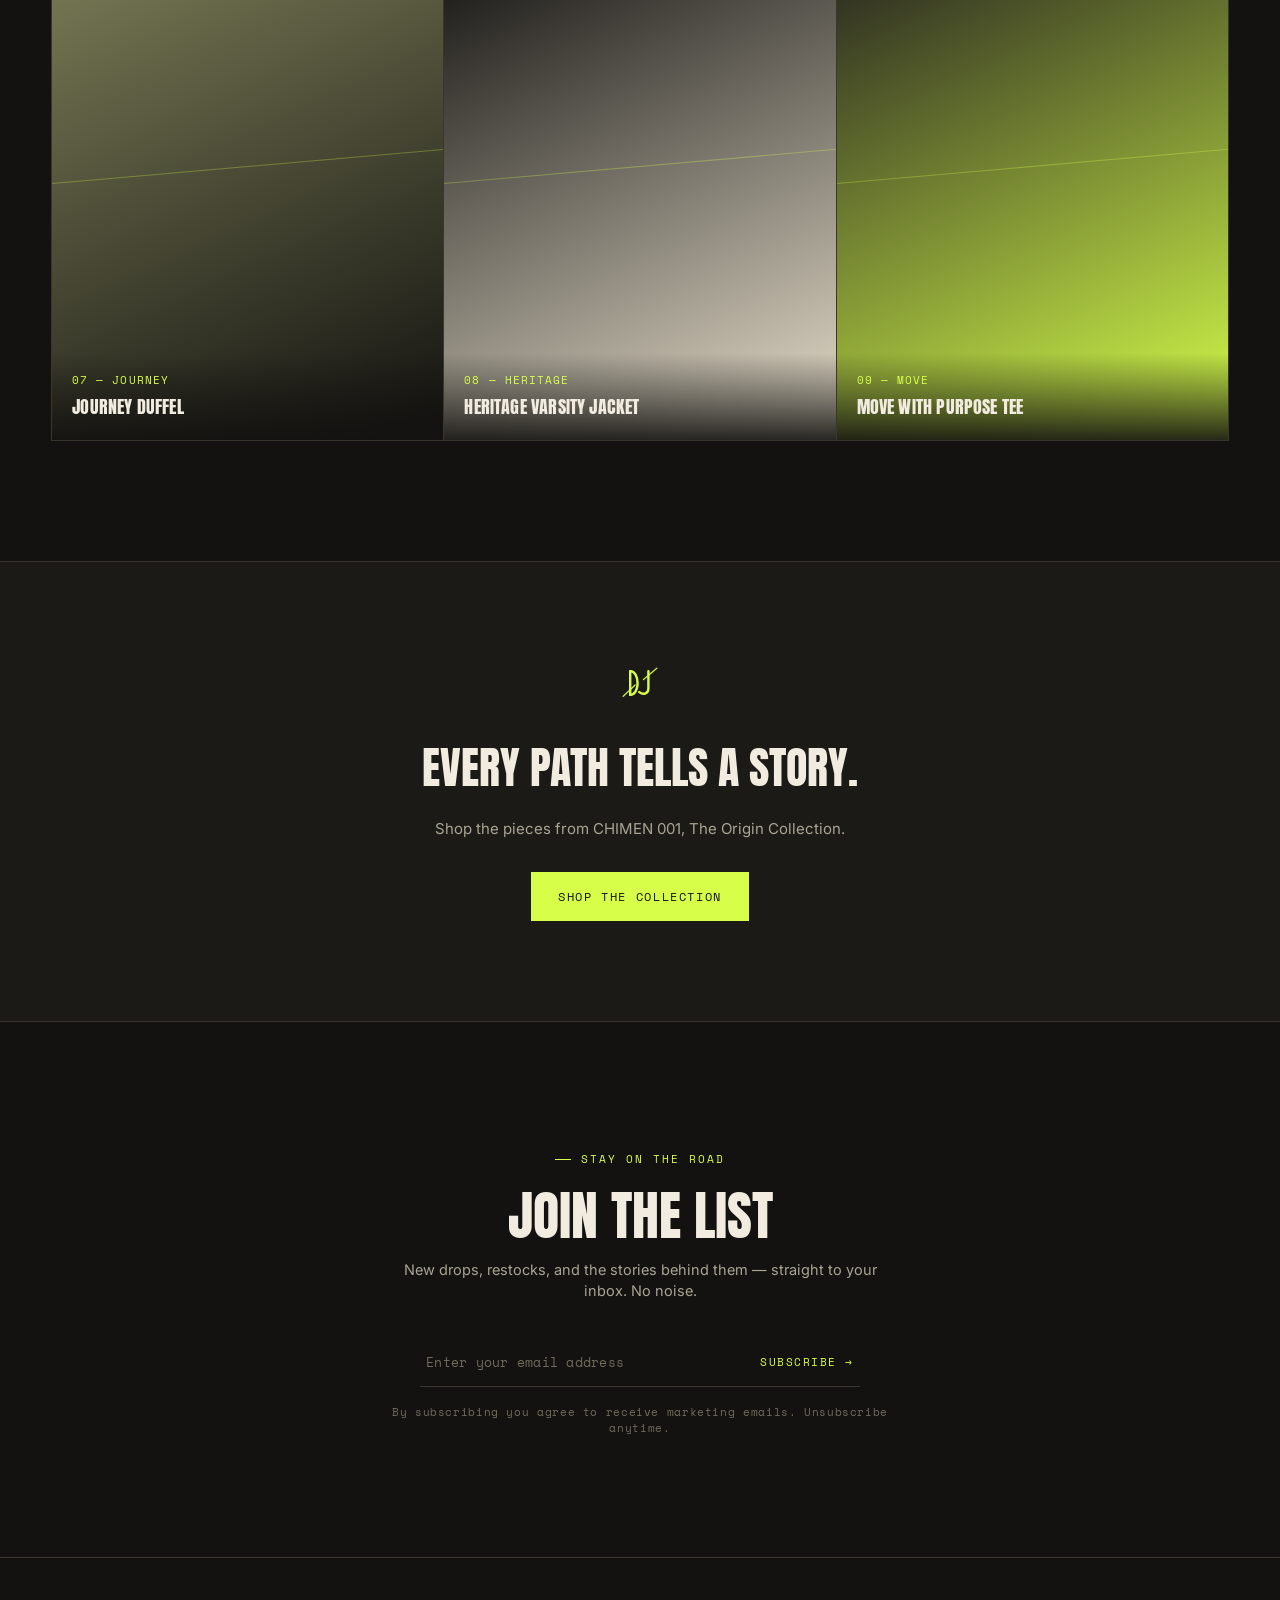
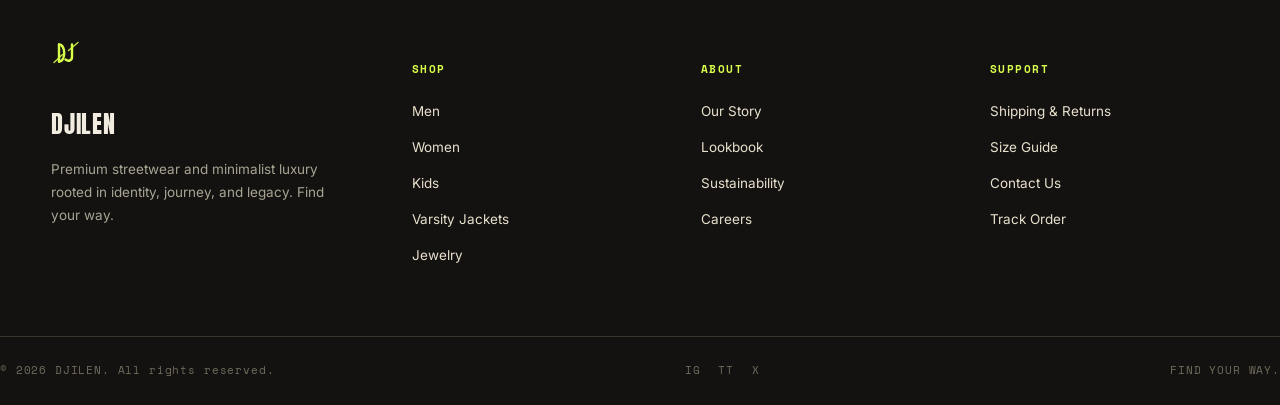
<file: lookbook.html>
<!DOCTYPE html>
<html lang="en">
<head>
<meta charset="UTF-8">
<meta name="viewport" content="width=device-width, initial-scale=1.0">
<title>Lookbook — CHIMEN 001 | DJILEN</title>
<meta name="description" content="The CHIMEN 001 lookbook — DJILEN's editorial presentation of The Origin Collection.">
<link rel="icon" href="assets/img/favicon.svg" type="image/svg+xml">
<link rel="stylesheet" href="assets/css/style.css">
</head>
<body>

<!-- ============ HEADER ============ -->
<header class="site-header">
  <div class="header-strip">
    <div class="wrap">
      <span>COMPLIMENTARY SHIPPING ON ORDERS OVER $150</span>
      <span class="accent">&nbsp;&middot;&nbsp;</span>
      <span>NOW LIVE — CHIMEN 001, THE ORIGIN COLLECTION</span>
    </div>
  </div>
  <div class="wrap header-bar">
    <a href="index.html" class="brand">
      <span data-mark="34"></span>
      <span>DJILEN<small>Find Your Way.</small></span>
    </a>
    <nav class="main-nav">
      <a href="shop.html?dept=men" data-page="shop.html">Men</a>
      <a href="shop.html?dept=women" data-page="shop.html">Women</a>
      <a href="shop.html?dept=kids" data-page="shop.html">Kids</a>
      <a href="shop.html" data-page="shop.html">Collections</a>
      <a href="lookbook.html" data-page="lookbook.html" class="active">Lookbook</a>
      <a href="about.html" data-page="about.html">Our Story</a>
    </nav>
    <div class="header-actions">
      <button class="icon-btn" data-search-open aria-label="Search">
        <svg width="17" height="17" viewBox="0 0 24 24" fill="none" stroke="currentColor" stroke-width="1.6"><circle cx="11" cy="11" r="7"/><line x1="21" y1="21" x2="16.6" y2="16.6"/></svg>
      </button>
      <button class="icon-btn" data-cart-open aria-label="Open shopping bag">
        <svg width="18" height="18" viewBox="0 0 24 24" fill="none" stroke="currentColor" stroke-width="1.6"><path d="M6 8h12l-1 12H7L6 8z"/><path d="M9 8V6a3 3 0 016 0v2"/></svg>
        <span class="cart-count">0</span>
      </button>
      <button class="burger" aria-label="Open menu"><span></span><span></span><span></span></button>
    </div>
  </div>
</header>

<!-- ============ SEARCH OVERLAY ============ -->
<div class="search-panel">
  <div>
    <form onsubmit="return false;">
      <svg width="24" height="24" viewBox="0 0 24 24" fill="none" stroke="currentColor" stroke-width="1.6"><circle cx="11" cy="11" r="7"/><line x1="21" y1="21" x2="16.6" y2="16.6"/></svg>
      <input type="text" placeholder="Search the collection" autocomplete="off">
      <button type="button" class="search-close" aria-label="Close search">&times;</button>
    </form>
    <div class="search-results"></div>
  </div>
</div>

<!-- ============ PAGE HEADER ============ -->
<section class="page-header">
  <div class="wrap">
    <div class="breadcrumb"><a href="index.html">Home</a><span class="sep">/</span><span>Lookbook</span></div>
    <div class="eyebrow">CHIMEN 001</div>
    <h1>The Origin<br>Lookbook</h1>
    <p class="desc">An editorial presentation of The Origin Collection &mdash; every path tells a story.</p>
  </div>
</section>

<!-- ============ LOOKBOOK GRID ============ -->
<section class="story" style="padding-top:60px;">
  <div class="wrap">
    <div class="lookbook-full">
      <div class="look-frame" style="background:linear-gradient(155deg,#54563c, #131210)"><div class="look-cap">01 &mdash; ORIGIN<span>Origin Varsity Jacket</span></div></div>
      <div class="look-frame" style="background:linear-gradient(155deg,#131210, #d7ff4a)"><div class="look-cap">02 &mdash; PATH<span>Path Heavyweight Hoodie</span></div></div>
      <div class="look-frame" style="background:linear-gradient(155deg,#e8e0cd, #26241f)"><div class="look-cap">03 &mdash; ROUTE<span>Route Bomber Jacket</span></div></div>
      <div class="look-frame" style="background:linear-gradient(155deg,#26241f, #7a7c56)"><div class="look-cap">04 &mdash; LEGACY<span>Legacy Sweatpants</span></div></div>
      <div class="look-frame" style="background:linear-gradient(155deg,#d7ff4a, #131210)"><div class="look-cap">05 &mdash; DIRECTION<span>Direction Oversized Tee</span></div></div>
      <div class="look-frame" style="background:linear-gradient(155deg,#f2ece0, #54563c)"><div class="look-cap">06 &mdash; CHIMEN<span>Chimen Bucket Hat</span></div></div>
      <div class="look-frame" style="background:linear-gradient(155deg,#7a7c56, #131210)"><div class="look-cap">07 &mdash; JOURNEY<span>Journey Duffel</span></div></div>
      <div class="look-frame" style="background:linear-gradient(155deg,#131210, #e8e0cd)"><div class="look-cap">08 &mdash; HERITAGE<span>Heritage Varsity Jacket</span></div></div>
      <div class="look-frame" style="background:linear-gradient(155deg,#26241f, #d7ff4a)"><div class="look-cap">09 &mdash; MOVE<span>Move With Purpose Tee</span></div></div>
    </div>
  </div>
</section>

<!-- ============ CTA BAND ============ -->
<section class="spotlight" style="padding:100px 0;">
  <div class="wrap" style="text-align:center; max-width:700px; margin:0 auto;">
    <span data-mark="42"></span>
    <h2 style="font-family:var(--display); text-transform:uppercase; font-weight:400; font-size:clamp(28px,4vw,44px); margin-top:24px;">Every Path Tells a Story.</h2>
    <p style="color:var(--washed); margin-top:16px; font-size:15px; line-height:1.7;">Shop the pieces from CHIMEN 001, The Origin Collection.</p>
    <div class="hero-cta" style="justify-content:center; margin-top:30px;">
      <a href="shop.html" class="btn btn-solid">Shop the Collection</a>
    </div>
  </div>
</section>

<!-- ============ NEWSLETTER ============ -->
<section class="newsletter">
  <div class="wrap newsletter-inner">
    <div class="eyebrow" style="justify-content:center;">STAY ON THE ROAD</div>
    <h2>Join the List</h2>
    <p>New drops, restocks, and the stories behind them &mdash; straight to your inbox. No noise.</p>
    <form class="newsletter-form">
      <input type="email" placeholder="Enter your email address" required>
      <button type="submit">Subscribe &rarr;</button>
    </form>
    <div class="newsletter-success">You're in. Welcome to DJILEN.</div>
    <div class="newsletter-error">Please enter a valid email address.</div>
    <div class="newsletter-note">By subscribing you agree to receive marketing emails. Unsubscribe anytime.</div>
  </div>
</section>

<!-- ============ FOOTER ============ -->
<footer class="site-footer">
  <div class="wrap footer-top">
    <div class="footer-brand">
      <span data-mark="30"></span>
      <div class="brand" style="margin-top:14px;">DJILEN</div>
      <p>Premium streetwear and minimalist luxury rooted in identity, journey, and legacy. Find your way.</p>
    </div>
    <div class="footer-col">
      <h6>Shop</h6>
      <ul>
        <li><a href="shop.html?dept=men">Men</a></li>
        <li><a href="shop.html?dept=women">Women</a></li>
        <li><a href="shop.html?dept=kids">Kids</a></li>
        <li><a href="shop.html?type=varsity-jackets">Varsity Jackets</a></li>
        <li><a href="shop.html?type=jewelry">Jewelry</a></li>
      </ul>
    </div>
    <div class="footer-col">
      <h6>About</h6>
      <ul>
        <li><a href="about.html">Our Story</a></li>
        <li><a href="lookbook.html">Lookbook</a></li>
        <li><a href="#">Sustainability</a></li>
        <li><a href="#">Careers</a></li>
      </ul>
    </div>
    <div class="footer-col">
      <h6>Support</h6>
      <ul>
        <li><a href="#">Shipping &amp; Returns</a></li>
        <li><a href="#">Size Guide</a></li>
        <li><a href="#">Contact Us</a></li>
        <li><a href="#">Track Order</a></li>
      </ul>
    </div>
  </div>
  <div class="wrap footer-bottom">
    <span>&copy; 2026 DJILEN. All rights reserved.</span>
    <div class="footer-socials">
      <a href="#" aria-label="Instagram">IG</a>
      <a href="#" aria-label="TikTok">TT</a>
      <a href="#" aria-label="X">X</a>
    </div>
    <span>FIND YOUR WAY.</span>
  </div>
</footer>

<!-- ============ CART DRAWER ============ -->
<div class="overlay"></div>
<aside class="cart-drawer">
  <div class="cart-head">
    <h3>Your Bag</h3>
    <button class="cart-close" aria-label="Close cart">&times;</button>
  </div>
  <div class="cart-items"></div>
  <div class="cart-foot">
    <div class="cart-subtotal"><span>Subtotal</span><b>$0</b></div>
    <p class="note">Shipping and taxes calculated at checkout. Complimentary shipping over $150.</p>
    <button class="btn btn-solid" data-checkout>Checkout</button>
  </div>
</aside>

<script src="assets/js/products.js"></script>
<script src="assets/js/main.js"></script>
<script src="assets/js/cart.js"></script>
</body>
</html>
</file>
<file: assets/css/style.css>
/* ==========================================================================
   DJILEN — FIND YOUR WAY.
   CHIMEN 001 — The Origin Collection
   Tokens: ink / charcoal / cream / washed gray / olive / acid-lime accent
   Display: Anton · Body: Inter · Utility: Space Mono
   Signature: the diagonal path/opening motif
   ========================================================================== */

@import url('https://fonts.googleapis.com/css2?family=Anton&family=Inter:wght@300;400;500;600;700;800&family=Space+Mono:wght@400;700&display=swap');

:root{
  --ink:#131210;
  --ink-2:#1c1a16;
  --charcoal:#26241f;
  --cream:#f2ece0;
  --cream-2:#e8e0cd;
  --white:#faf8f2;
  --washed:#a9a494;
  --washed-dim:#716c5d;
  --olive:#54563c;
  --olive-soft:#7a7c56;
  --lime:#d7ff4a;
  --lime-dim:#9fb833;
  --line:#39362d;
  --line-light:#d7cfb9;

  --display:'Anton', 'Arial Narrow', sans-serif;
  --sans:'Inter', -apple-system, BlinkMacSystemFont, sans-serif;
  --mono:'Space Mono', 'Courier New', monospace;

  --max:1360px;
  --pad: clamp(20px, 4vw, 64px);
  --dur:.45s;
  --ease: cubic-bezier(.22,.61,.36,1);
}

*,*::before,*::after{box-sizing:border-box;}
html{scroll-behavior:smooth;}
@media (prefers-reduced-motion: reduce){
  html{scroll-behavior:auto;}
  *,*::before,*::after{animation-duration:.001ms !important; animation-iteration-count:1 !important; transition-duration:.001ms !important; scroll-behavior:auto !important;}
}

body{
  margin:0;
  background:var(--ink);
  color:var(--cream);
  font-family:var(--sans);
  font-size:16px;
  line-height:1.5;
  -webkit-font-smoothing:antialiased;
  overflow-x:hidden;
}

img{max-width:100%;display:block;}
a{color:inherit;text-decoration:none;}
button{font-family:inherit;cursor:pointer;}
input,select{font-family:inherit;}
ul{list-style:none;margin:0;padding:0;}
h1,h2,h3,h4,p{margin:0;}

:focus-visible{outline:2px solid var(--lime); outline-offset:3px;}

.wrap{max-width:var(--max); margin:0 auto; padding-left:var(--pad); padding-right:var(--pad);}

/* ---------- utility type ---------- */
.eyebrow{
  font-family:var(--mono);
  font-size:11px;
  letter-spacing:.18em;
  text-transform:uppercase;
  color:var(--lime);
  display:inline-flex;
  align-items:center;
  gap:10px;
}
.eyebrow::before{content:''; width:16px; height:1px; background:var(--lime); display:inline-block;}
.eyebrow.on-cream{color:var(--olive);}
.eyebrow.on-cream::before{background:var(--olive);}

.section-head{
  display:flex; flex-wrap:wrap; align-items:flex-end; justify-content:space-between; gap:24px;
  margin-bottom:44px;
}
.section-head h2{
  font-family:var(--display);
  font-weight:400;
  text-transform:uppercase;
  font-size:clamp(32px,4.6vw,58px);
  letter-spacing:.01em;
  line-height:.98;
}
.section-head .desc{max-width:360px; color:var(--washed); font-size:14.5px; line-height:1.65;}
.section-head.on-cream .desc{color:var(--washed-dim);}

.btn{
  display:inline-flex; align-items:center; gap:10px;
  font-family:var(--mono); font-size:11.5px; letter-spacing:.14em; text-transform:uppercase;
  padding:15px 26px; border:1px solid var(--cream); background:transparent; color:var(--cream);
  transition:background var(--dur) var(--ease), color var(--dur) var(--ease), border-color var(--dur) var(--ease);
  white-space:nowrap;
}
.btn:hover{background:var(--cream); color:var(--ink);}
.btn-solid{background:var(--lime); border-color:var(--lime); color:var(--ink);}
.btn-solid:hover{background:var(--white); border-color:var(--white); color:var(--ink);}
.btn-dark{border-color:var(--ink); color:var(--ink);}
.btn-dark:hover{background:var(--ink); color:var(--cream);}
.btn-ghost-olive{border-color:var(--olive-soft); color:var(--olive-soft);}
.btn-ghost-olive:hover{background:var(--olive); border-color:var(--olive); color:var(--cream);}
.btn[disabled]{opacity:.35; cursor:not-allowed;}
.btn[disabled]:hover{background:transparent; color:inherit;}

/* ---------- DJ monogram (signature mark) ---------- */
.mark{display:inline-block; line-height:0;}
.mark svg{display:block;}
.mark path,.mark line,.mark rect{vector-effect:non-scaling-stroke;}

/* diagonal path/opening — the recurring signature device */
.diagonal-cut{
  position:relative;
}
.diagonal-cut::after{
  content:'';
  position:absolute; left:-6%; right:-6%; top:50%; height:1px;
  background:var(--lime);
  transform:translateY(-50%) rotate(-3.2deg);
  opacity:.5;
}

/* ==========================================================================
   HEADER
   ========================================================================== */
.site-header{
  position:sticky; top:0; z-index:60;
  background:rgba(19,18,16,.88);
  backdrop-filter:blur(10px);
  border-bottom:1px solid var(--line);
}
.header-bar{display:flex; align-items:center; justify-content:space-between; padding-top:16px; padding-bottom:16px; gap:20px;}
.header-strip{border-bottom:1px solid var(--line); font-family:var(--mono); font-size:10.5px; letter-spacing:.12em; color:var(--washed);}
.header-strip .wrap{display:flex; justify-content:center; align-items:center; padding-top:8px; padding-bottom:8px; gap:12px; overflow:hidden; white-space:nowrap;}
.header-strip .accent{color:var(--lime);}

.brand{display:flex; align-items:center; gap:12px; font-family:var(--display); font-size:24px; letter-spacing:.03em; text-transform:uppercase;}
.brand small{display:block; font-family:var(--mono); font-size:8.5px; letter-spacing:.22em; color:var(--washed); font-weight:400; text-transform:uppercase; margin-top:3px;}

.main-nav{display:flex; align-items:center; gap:30px;}
.main-nav a{font-family:var(--mono); font-size:11px; letter-spacing:.1em; text-transform:uppercase; padding:6px 0; position:relative; color:var(--cream-2);}
.main-nav a::after{content:''; position:absolute; left:0; right:100%; bottom:-2px; height:1px; background:var(--lime); transition:right var(--dur) var(--ease);}
.main-nav a:hover{color:var(--lime);}
.main-nav a:hover::after,.main-nav a.active::after{right:0;}
.main-nav a.active{color:var(--lime);}

.header-actions{display:flex; align-items:center; gap:16px;}
.icon-btn{background:none; border:none; color:var(--cream); display:flex; align-items:center; gap:8px; font-family:var(--mono); font-size:11px; letter-spacing:.08em; padding:6px; position:relative;}
.icon-btn:hover{color:var(--lime);}
.cart-count{position:absolute; top:-4px; right:-6px; background:var(--lime); color:var(--ink); font-size:10px; font-weight:700; width:16px; height:16px; border-radius:50%; display:flex; align-items:center; justify-content:center; font-family:var(--mono);}
.burger{display:none;}

/* search overlay */
.search-panel{
  position:fixed; inset:0; z-index:120; background:rgba(19,18,16,.97);
  display:flex; align-items:flex-start; justify-content:center;
  padding-top:14vh; opacity:0; pointer-events:none; transition:opacity var(--dur) var(--ease);
}
.search-panel.open{opacity:1; pointer-events:auto;}
.search-panel form{width:min(680px,88vw); border-bottom:1px solid var(--cream); display:flex; align-items:center; gap:16px; padding-bottom:14px;}
.search-panel input{flex:1; background:none; border:none; color:var(--cream); font-family:var(--display); font-size:clamp(24px,4vw,42px); text-transform:uppercase; letter-spacing:.01em;}
.search-panel input::placeholder{color:var(--washed-dim);}
.search-panel .search-close{background:none; border:none; color:var(--cream); font-size:26px;}
.search-results{width:min(680px,88vw); margin-top:26px; display:flex; flex-direction:column; gap:2px; max-height:46vh; overflow-y:auto;}
.search-result{display:flex; justify-content:space-between; padding:14px 4px; border-bottom:1px solid var(--line); font-family:var(--mono); font-size:12.5px; color:var(--washed);}
.search-result:hover{color:var(--lime); cursor:pointer;}
.search-empty{font-family:var(--mono); font-size:12px; color:var(--washed-dim); margin-top:26px;}

/* ==========================================================================
   HERO — full-screen editorial
   ========================================================================== */
.hero{position:relative; min-height:96vh; display:flex; flex-direction:column; justify-content:flex-end; padding-top:70px; padding-bottom:70px; border-bottom:1px solid var(--line); overflow:hidden;}
.hero-bg{
    position:absolute;
    inset:0;
    z-index:0;
    background:
        linear-gradient(180deg, rgba(19,18,16,.25), rgba(19,18,16,.82) 88%),
        url("../img/i.png");
    background-size:cover;
    background-position:center;
    background-repeat:no-repeat;
}
.hero-diagonal{position:absolute; inset:0; z-index:0; opacity:.9;}
.hero-inner{position:relative; z-index:2;}
.hero-collection{font-family:var(--mono); font-size:11.5px; letter-spacing:.2em; text-transform:uppercase; color:var(--lime); margin-bottom:26px;}
.hero h1{font-family:var(--display); font-weight:400; text-transform:uppercase; font-size:clamp(54px,11vw,168px); line-height:.86; letter-spacing:.005em;}
.hero-sub{margin-top:28px; max-width:480px; font-size:15.5px; color:var(--washed); line-height:1.75;}
.hero-cta{display:flex; gap:14px; margin-top:38px; flex-wrap:wrap; align-items:center;}
.hero-scroll{margin-top:56px; display:flex; align-items:center; gap:14px; font-family:var(--mono); font-size:10.5px; letter-spacing:.16em; text-transform:uppercase; color:var(--washed);}
.hero-scroll .line{width:60px; height:1px; background:var(--line); position:relative; overflow:hidden;}
.hero-scroll .line::after{content:''; position:absolute; left:-40%; top:0; bottom:0; width:40%; background:var(--lime); animation:scrollline 2.4s ease-in-out infinite;}
@keyframes scrollline{0%{left:-40%;}50%{left:60%;}100%{left:-40%;}}

/* ==========================================================================
   ANNOUNCEMENT MARQUEE
   ========================================================================== */
.marquee{border-bottom:1px solid var(--line); overflow:hidden; padding:16px 0; background:var(--ink-2);}
.marquee-track{display:flex; gap:44px; white-space:nowrap; animation:marquee 34s linear infinite; width:max-content;}
.marquee-track span{font-family:var(--display); text-transform:uppercase; font-size:17px; color:var(--washed); display:flex; align-items:center; gap:44px; letter-spacing:.01em;}
.marquee-track span i{color:var(--lime); font-style:normal; font-family:var(--mono); font-size:12px;}
@keyframes marquee{from{transform:translateX(0);}to{transform:translateX(-50%);}}

/* ==========================================================================
   CATEGORY BAND
   ========================================================================== */
.cat-band{padding:100px 0; border-bottom:1px solid var(--line);}
.cat-grid{display:grid; grid-template-columns:repeat(3,1fr); gap:1px; background:var(--line); border:1px solid var(--line);}
.cat-card{background:var(--ink); padding:40px 30px; min-height:360px; display:flex; flex-direction:column; justify-content:space-between; position:relative; overflow:hidden; transition:background var(--dur) var(--ease);}
.cat-card::before{content:''; position:absolute; inset:0; background:var(--cat-tint, linear-gradient(155deg, rgba(215,255,74,.08), transparent 60%)); opacity:0; transition:opacity var(--dur) var(--ease);}
.cat-card:hover::before{opacity:1;}
.cat-card .num{font-family:var(--mono); font-size:11px; color:var(--lime); letter-spacing:.1em;}
.cat-card h3{font-family:var(--display); text-transform:uppercase; font-size:44px; font-weight:400; margin-top:auto; position:relative; z-index:1;}
.cat-card p{color:var(--washed); font-size:13px; margin-top:10px; max-width:230px; position:relative; z-index:1;}
.cat-card .go{margin-top:26px; font-family:var(--mono); font-size:11px; letter-spacing:.12em; text-transform:uppercase; display:inline-flex; align-items:center; gap:8px; color:var(--cream); position:relative; z-index:1;}
.cat-card .go svg{transition:transform var(--dur) var(--ease);}
.cat-card:hover .go svg{transform:translateX(6px);}

/* ==========================================================================
   PRODUCT GRID / CARDS
   ========================================================================== */
.shop-band{padding:100px 0;}
.shop-band.on-cream{background:var(--cream); color:var(--ink); border-bottom:1px solid var(--line-light);}
.shop-band.on-cream .eyebrow{color:var(--olive);}

.product-grid{display:grid; grid-template-columns:repeat(4, 1fr); gap:34px 26px;}
.product-card{position:relative;}
.product-media{position:relative; aspect-ratio:3/4; overflow:hidden; background:var(--charcoal); border:1px solid var(--line);}
.on-cream .product-media{background:var(--cream-2); border-color:var(--line-light);}

.swatch{position:absolute; inset:0; display:flex; align-items:center; justify-content:center; transition:transform .7s var(--ease);}
.product-media:hover .swatch{transform:scale(1.06);}
.swatch::after{
  content:''; position:absolute; left:-10%; right:-10%; top:38%; height:1px; background:rgba(215,255,74,.35);
  transform:rotate(-4deg);
}
.swatch-label{position:absolute; bottom:14px; left:14px; font-family:var(--mono); font-size:9.5px; letter-spacing:.1em; color:rgba(242,236,224,.5); text-transform:uppercase;}
.on-cream .swatch-label{color:rgba(19,18,16,.4);}

.badge{position:absolute; top:12px; left:12px; z-index:3; font-family:var(--mono); font-size:9.5px; letter-spacing:.1em; text-transform:uppercase; padding:5px 9px; background:var(--lime); color:var(--ink);}
.badge.alt{background:var(--olive); color:var(--cream);}

.quick-add{position:absolute; left:10px; right:10px; bottom:10px; z-index:3; display:flex; gap:8px; transform:translateY(14px); opacity:0; transition:transform var(--dur) var(--ease), opacity var(--dur) var(--ease);}
.product-media:hover .quick-add{transform:translateY(0); opacity:1;}
.quick-add select{flex:0 0 64px; background:var(--ink); color:var(--cream); border:1px solid var(--line); font-family:var(--mono); font-size:10.5px; padding:8px 4px;}
.quick-add button{flex:1; background:var(--cream); color:var(--ink); border:none; font-family:var(--mono); font-size:10.5px; letter-spacing:.1em; text-transform:uppercase; padding:8px 10px; transition:background var(--dur) var(--ease);}
.quick-add button:hover{background:var(--lime);}

.product-info{padding-top:16px; display:flex; justify-content:space-between; gap:10px;}
.product-info h4{font-family:var(--sans); font-weight:600; font-size:15px; line-height:1.35;}
.product-info .cat{font-family:var(--mono); font-size:10px; letter-spacing:.08em; text-transform:uppercase; color:var(--washed); margin-top:5px; display:block;}
.on-cream .product-info .cat{color:var(--washed-dim);}
.product-info .price{font-family:var(--mono); font-size:14px; color:var(--lime-dim); white-space:nowrap;}
.on-cream .product-info .price{color:var(--olive);}

.product-card .route{position:absolute; left:0; right:0; bottom:-1px; height:2px; background:linear-gradient(90deg, transparent, var(--lime), transparent); transform:scaleX(0); transition:transform .5s var(--ease);}
.product-card:hover .route{transform:scaleX(1);}

/* ---------- filter bar ---------- */
.filter-bar{display:flex; flex-wrap:wrap; align-items:center; justify-content:space-between; gap:20px; padding:20px 0; border-top:1px solid var(--line); border-bottom:1px solid var(--line); margin-bottom:44px;}
.on-cream .filter-bar{border-color:var(--line-light);}
.filter-group{display:flex; flex-wrap:wrap; gap:10px;}
.chip{font-family:var(--mono); font-size:11px; letter-spacing:.08em; text-transform:uppercase; padding:9px 16px; border:1px solid var(--line); background:transparent; color:var(--cream-2); transition:all var(--dur) var(--ease);}
.on-cream .chip{border-color:var(--line-light); color:var(--washed-dim);}
.chip:hover{border-color:var(--lime); color:var(--lime-dim);}
.chip.active{background:var(--lime); border-color:var(--lime); color:var(--ink);}
.filter-count{font-family:var(--mono); font-size:11px; color:var(--washed); letter-spacing:.06em;}
.on-cream .filter-count{color:var(--washed-dim);}
.sort-select{background:transparent; border:1px solid var(--line); color:var(--cream); font-family:var(--mono); font-size:11px; padding:9px 12px; letter-spacing:.06em;}
.on-cream .sort-select{border-color:var(--line-light); color:var(--ink);}

.empty-state{padding:100px 20px; text-align:center; color:var(--washed); font-family:var(--mono); font-size:13px; letter-spacing:.06em; grid-column:1/-1;}

/* ==========================================================================
   VARSITY SPOTLIGHT
   ========================================================================== */
.spotlight{padding:110px 0; border-bottom:1px solid var(--line); background:var(--ink-2);}
.spotlight-grid{display:grid; grid-template-columns:.9fr 1.1fr; gap:70px; align-items:center;}
.spotlight-media{aspect-ratio:4/5; position:relative; background:var(--charcoal); border:1px solid var(--line); overflow:hidden;}
.spotlight-copy .eyebrow{margin-bottom:6px;}
.spotlight-copy h2{font-family:var(--display); text-transform:uppercase; font-weight:400; font-size:clamp(34px,4.4vw,58px); line-height:1; margin:16px 0 24px;}
.spotlight-copy p{color:var(--washed); font-size:15px; line-height:1.75; max-width:480px; margin-bottom:16px;}
.spotlight-list{margin:30px 0 36px; display:flex; flex-direction:column; gap:14px;}
.spotlight-list li{display:flex; justify-content:space-between; gap:20px; padding-bottom:14px; border-bottom:1px solid var(--line); font-family:var(--mono); font-size:12px; letter-spacing:.06em; color:var(--washed);}
.spotlight-list li b{color:var(--cream); font-family:var(--sans); font-weight:600; font-size:13.5px; letter-spacing:0;}

/* ==========================================================================
   STORY / MANIFESTO / LOOKBOOK
   ========================================================================== */
.story{padding:120px 0; position:relative; border-bottom:1px solid var(--line);}
.story-top{max-width:740px; margin-bottom:70px;}
.story-top h2{font-family:var(--display); text-transform:uppercase; font-weight:400; font-size:clamp(34px,5.4vw,64px); line-height:1.02; margin:18px 0 26px;}
.story-top p{color:var(--washed); font-size:15.5px; line-height:1.8;}
.story-top p + p{margin-top:14px;}

.manifesto-lines{display:flex; flex-direction:column; gap:2px; margin:46px 0; border-top:1px solid var(--line);}
.manifesto-lines .m-line{display:flex; align-items:center; justify-content:space-between; padding:20px 0; border-bottom:1px solid var(--line); gap:20px;}
.manifesto-lines .m-line span:first-child{font-family:var(--display); text-transform:uppercase; font-size:clamp(18px,2.6vw,30px); letter-spacing:.01em;}
.manifesto-lines .m-line span:last-child{font-family:var(--mono); font-size:11px; color:var(--washed-dim); letter-spacing:.08em; white-space:nowrap;}

.story-columns{display:grid; grid-template-columns:repeat(3,1fr); gap:1px; background:var(--line); border:1px solid var(--line);}
.story-col{background:var(--ink); padding:36px 30px;}
.story-col .mark{margin-bottom:22px;}
.story-col h4{font-family:var(--sans); font-weight:700; font-size:16px; margin-bottom:12px; text-transform:uppercase; letter-spacing:.02em;}
.story-col p{color:var(--washed); font-size:13.5px; line-height:1.7;}

.lookbook-strip{margin-top:1px; display:grid; grid-template-columns:1.3fr 1fr 1fr; gap:1px; background:var(--line); border-left:1px solid var(--line); border-right:1px solid var(--line); border-bottom:1px solid var(--line);}
.look-frame{aspect-ratio:3/4; background:var(--charcoal); position:relative; overflow:hidden;}
.look-frame::after{content:''; position:absolute; left:-10%; right:-10%; top:44%; height:1px; background:rgba(215,255,74,.3); transform:rotate(-5deg);}
.look-frame .look-cap{position:absolute; bottom:0; left:0; right:0; padding:20px; background:linear-gradient(0deg, rgba(19,18,16,.9), transparent); font-family:var(--mono); font-size:10.5px; letter-spacing:.1em; text-transform:uppercase; color:var(--lime); z-index:2;}
.look-frame .look-cap span{display:block; color:var(--cream); font-family:var(--display); font-size:18px; text-transform:uppercase; letter-spacing:.01em; margin-top:4px;}

/* dedicated lookbook page grid */
.lookbook-full{display:grid; grid-template-columns:repeat(3,1fr); gap:1px; background:var(--line); border:1px solid var(--line);}
.lookbook-full .look-frame{aspect-ratio:4/5;}

/* ==========================================================================
   VALUES STRIP
   ========================================================================== */
.values{border-bottom:1px solid var(--line); background:var(--ink-2);}
.values .wrap{display:grid; grid-template-columns:repeat(4,1fr); gap:1px; background:var(--line);}
.value-item{background:var(--ink-2); padding:32px 26px; display:flex; gap:16px; align-items:flex-start;}
.value-item svg{flex:none; margin-top:2px; color:var(--lime);}
.value-item h5{font-family:var(--sans); font-weight:700; font-size:13.5px; letter-spacing:.02em; margin-bottom:6px; text-transform:uppercase;}
.value-item p{font-size:12.5px; color:var(--washed); line-height:1.6;}

/* ==========================================================================
   NEWSLETTER
   ========================================================================== */
.newsletter{padding:120px 0; text-align:center; position:relative; border-bottom:1px solid var(--line);}
.newsletter-inner{max-width:600px; margin:0 auto;}
.newsletter h2{font-family:var(--display); text-transform:uppercase; font-weight:400; font-size:clamp(32px,5vw,54px); line-height:1.02; margin:20px 0 16px;}
.newsletter p{color:var(--washed); font-size:14.5px; margin-bottom:36px;}
.newsletter-form{display:flex; gap:0; border-bottom:1px solid var(--line); max-width:440px; margin:0 auto;}
.newsletter-form input{flex:1; background:transparent; border:none; color:var(--cream); font-family:var(--mono); font-size:13px; padding:14px 6px; letter-spacing:.02em;}
.newsletter-form input::placeholder{color:var(--washed-dim);}
.newsletter-form button{background:none; border:none; color:var(--lime); font-family:var(--mono); font-size:11px; letter-spacing:.14em; text-transform:uppercase; padding:14px 6px;}
.newsletter-form button:hover{color:var(--white);}
.newsletter-note{margin-top:18px; font-family:var(--mono); font-size:10.5px; color:var(--washed-dim); letter-spacing:.06em;}
.newsletter-success{display:none; margin-top:18px; font-family:var(--mono); font-size:11.5px; color:var(--lime); letter-spacing:.06em;}
.newsletter-success.show{display:block;}
.newsletter-error{display:none; margin-top:18px; font-family:var(--mono); font-size:11.5px; color:#e08a6b; letter-spacing:.06em;}
.newsletter-error.show{display:block;}

/* ==========================================================================
   FOOTER
   ========================================================================== */
.site-footer{padding:80px 0 0;}
.footer-top{display:grid; grid-template-columns:1.3fr repeat(3,1fr); gap:50px; padding-bottom:70px; border-bottom:1px solid var(--line);}
.footer-brand .mark{margin-bottom:18px;}
.footer-brand p{color:var(--washed); font-size:13.5px; max-width:280px; line-height:1.7; margin-top:16px;}
.footer-col h6{font-family:var(--mono); font-size:10.5px; letter-spacing:.14em; text-transform:uppercase; color:var(--lime); margin-bottom:20px;}
.footer-col ul{display:flex; flex-direction:column; gap:12px;}
.footer-col a{font-size:13.5px; color:var(--cream-2);}
.footer-col a:hover{color:var(--lime);}
.footer-bottom{display:flex; justify-content:space-between; align-items:center; flex-wrap:wrap; gap:12px; padding:26px 0; font-family:var(--mono); font-size:10.5px; letter-spacing:.08em; color:var(--washed-dim);}
.footer-socials{display:flex; gap:18px;}
.footer-socials a:hover{color:var(--lime);}

/* ==========================================================================
   CART DRAWER
   ========================================================================== */
.overlay{position:fixed; inset:0; background:rgba(19,18,16,.65); z-index:90; opacity:0; pointer-events:none; transition:opacity var(--dur) var(--ease);}
.overlay.show{opacity:1; pointer-events:auto;}

.cart-drawer{position:fixed; top:0; right:0; bottom:0; width:min(430px, 92vw); background:var(--ink); border-left:1px solid var(--line); z-index:95; transform:translateX(100%); transition:transform var(--dur) var(--ease); display:flex; flex-direction:column;}
.cart-drawer.open{transform:translateX(0);}
.cart-head{display:flex; justify-content:space-between; align-items:center; padding:24px var(--pad); border-bottom:1px solid var(--line);}
.cart-head h3{font-family:var(--display); font-size:24px; text-transform:uppercase; font-weight:400;}
.cart-close{background:none; border:none; color:var(--cream); font-size:22px; line-height:1;}
.cart-close:hover{color:var(--lime);}
.cart-items{flex:1; overflow-y:auto; padding:10px var(--pad);}
.cart-item{display:grid; grid-template-columns:70px 1fr auto; gap:16px; padding:20px 0; border-bottom:1px solid var(--line);}
.cart-item-media{width:70px; height:88px; background:var(--charcoal); border:1px solid var(--line); display:flex; align-items:center; justify-content:center;}
.cart-item-info h5{font-family:var(--sans); font-weight:600; font-size:14px; margin-bottom:4px;}
.cart-item-info .meta{font-family:var(--mono); font-size:10.5px; color:var(--washed); text-transform:uppercase; letter-spacing:.06em;}
.cart-item-qty{display:flex; align-items:center; gap:10px; margin-top:10px;}
.cart-item-qty button{width:22px; height:22px; border:1px solid var(--line); background:none; color:var(--cream); font-family:var(--mono); font-size:12px;}
.cart-item-qty button:hover{border-color:var(--lime); color:var(--lime);}
.cart-item-right{display:flex; flex-direction:column; align-items:flex-end; justify-content:space-between;}
.cart-item-right .price{font-family:var(--mono); font-size:13px; color:var(--lime-dim);}
.cart-item-remove{background:none; border:none; color:var(--washed); font-family:var(--mono); font-size:10px; letter-spacing:.06em; text-transform:uppercase;}
.cart-item-remove:hover{color:#e08a6b;}
.cart-empty{padding:60px 0; text-align:center; color:var(--washed); font-family:var(--mono); font-size:12.5px;}
.cart-foot{padding:24px var(--pad) var(--pad); border-top:1px solid var(--line);}
.cart-subtotal{display:flex; justify-content:space-between; font-family:var(--mono); font-size:13px; margin-bottom:8px; color:var(--washed);}
.cart-subtotal b{color:var(--cream); font-size:15px;}
.cart-foot .note{font-size:11px; color:var(--washed-dim); margin-bottom:18px; line-height:1.5;}
.cart-foot .btn{width:100%; justify-content:center;}

/* toast */
.toast{position:fixed; bottom:26px; left:50%; transform:translateX(-50%) translateY(20px); background:var(--cream); color:var(--ink); font-family:var(--mono); font-size:12px; letter-spacing:.06em; padding:14px 22px; z-index:150; opacity:0; pointer-events:none; transition:all var(--dur) var(--ease); display:flex; align-items:center; gap:10px;}
.toast.show{opacity:1; transform:translateX(-50%) translateY(0);}
.toast::before{content:''; width:8px; height:8px; background:var(--lime-dim); border-radius:50%;}

/* ==========================================================================
   PAGE HEADER
   ========================================================================== */
.page-header{padding:60px 0 50px; border-bottom:1px solid var(--line);}
.page-header h1{font-family:var(--display); text-transform:uppercase; font-weight:400; font-size:clamp(40px,6.4vw,80px); line-height:.98;}
.page-header .desc{color:var(--washed); max-width:440px; margin-top:16px; font-size:14.5px; line-height:1.7;}
.breadcrumb{font-family:var(--mono); font-size:10.5px; letter-spacing:.1em; text-transform:uppercase; color:var(--washed); margin-bottom:18px;}
.breadcrumb a:hover{color:var(--lime);}
.breadcrumb .sep{margin:0 8px; opacity:.5;}

/* ==========================================================================
   RESPONSIVE
   ========================================================================== */
@media (max-width:1080px){
  .product-grid{grid-template-columns:repeat(3,1fr);}
  .cat-grid{grid-template-columns:1fr;}
  .story-columns{grid-template-columns:1fr;}
  .lookbook-strip{grid-template-columns:1fr 1fr;}
  .lookbook-full{grid-template-columns:1fr 1fr;}
  .spotlight-grid{grid-template-columns:1fr; gap:44px;}
  .footer-top{grid-template-columns:1fr 1fr; row-gap:44px;}
  .values .wrap{grid-template-columns:1fr 1fr;}
}

@media (max-width:760px){
  .header-strip .wrap{white-space:normal; text-align:center;}
  .main-nav{position:fixed; top:0; right:0; bottom:0; width:78vw; max-width:340px; background:var(--ink); border-left:1px solid var(--line); flex-direction:column; align-items:flex-start; justify-content:flex-start; padding:100px 30px 30px; gap:26px; transform:translateX(100%); transition:transform var(--dur) var(--ease); z-index:99;}
  .main-nav.open{transform:translateX(0);}
  .main-nav a{font-size:15px;}
  .burger{display:flex; flex-direction:column; gap:5px; background:none; border:none; z-index:100; padding:6px;}
  .burger span{width:22px; height:1px; background:var(--cream); display:block; transition:all var(--dur) var(--ease);}
  .burger.open span:nth-child(1){transform:translateY(6px) rotate(45deg);}
  .burger.open span:nth-child(2){opacity:0;}
  .burger.open span:nth-child(3){transform:translateY(-6px) rotate(-45deg);}

  .product-grid{grid-template-columns:1fr 1fr; gap:20px 14px;}
  .cat-band, .shop-band, .spotlight, .story, .newsletter{padding:64px 0;}
  .footer-top{grid-template-columns:1fr; gap:36px;}
  .lookbook-strip{grid-template-columns:1fr;}
  .lookbook-full{grid-template-columns:1fr;}
  .values .wrap{grid-template-columns:1fr;}
  .filter-bar{flex-direction:column; align-items:stretch;}
  .hero{min-height:auto; padding-top:40px;}
  .hero-cta{flex-direction:column; align-items:stretch;}
  .hero-cta .btn{justify-content:center;}
  .manifesto-lines .m-line{flex-direction:column; align-items:flex-start; gap:6px;}
}
/* ==========================================
   DJILEN PRODUCT PHOTOGRAPHY
   ========================================== */

.product-image{
    width:100%;
    height:100%;
    object-fit:cover;
    object-position:center;
    display:block;
    transition:transform .45s ease;
}

.product-card:hover .product-image{
    transform:scale(1.03);
}
</file>
